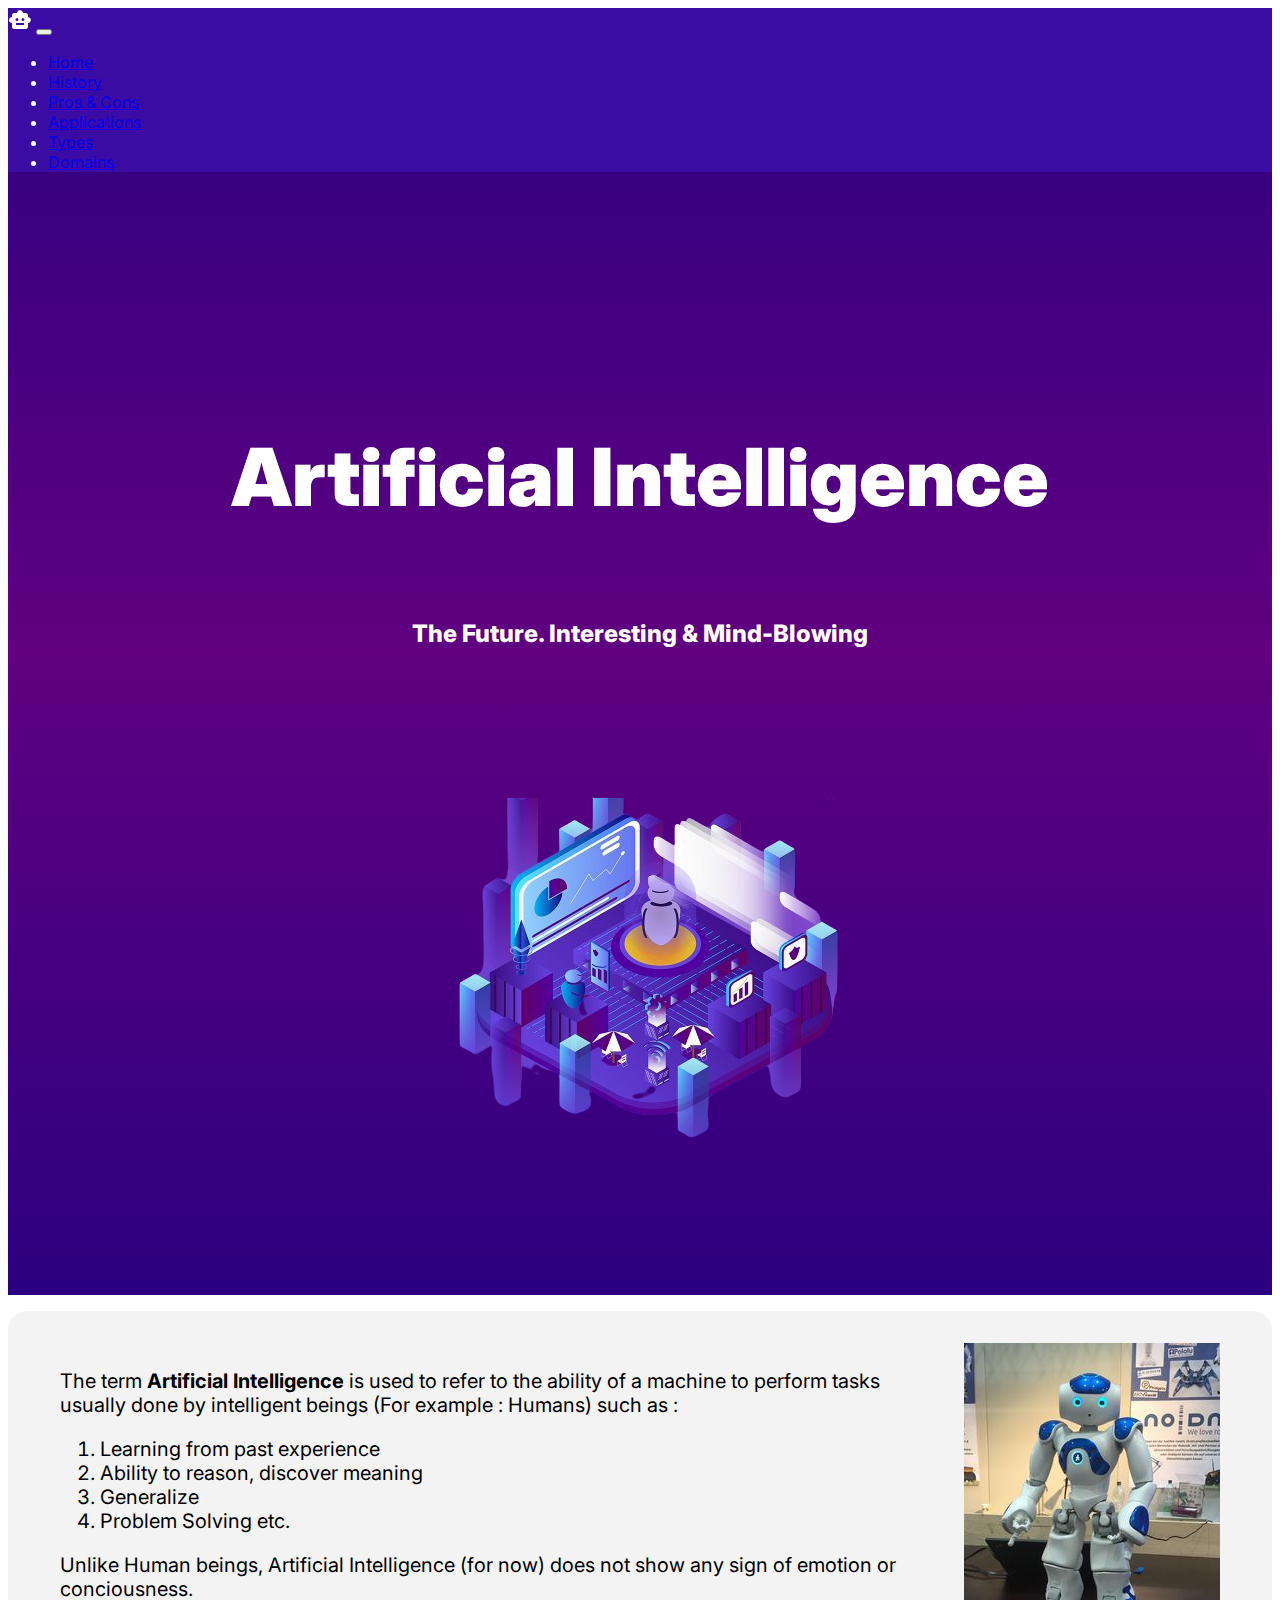
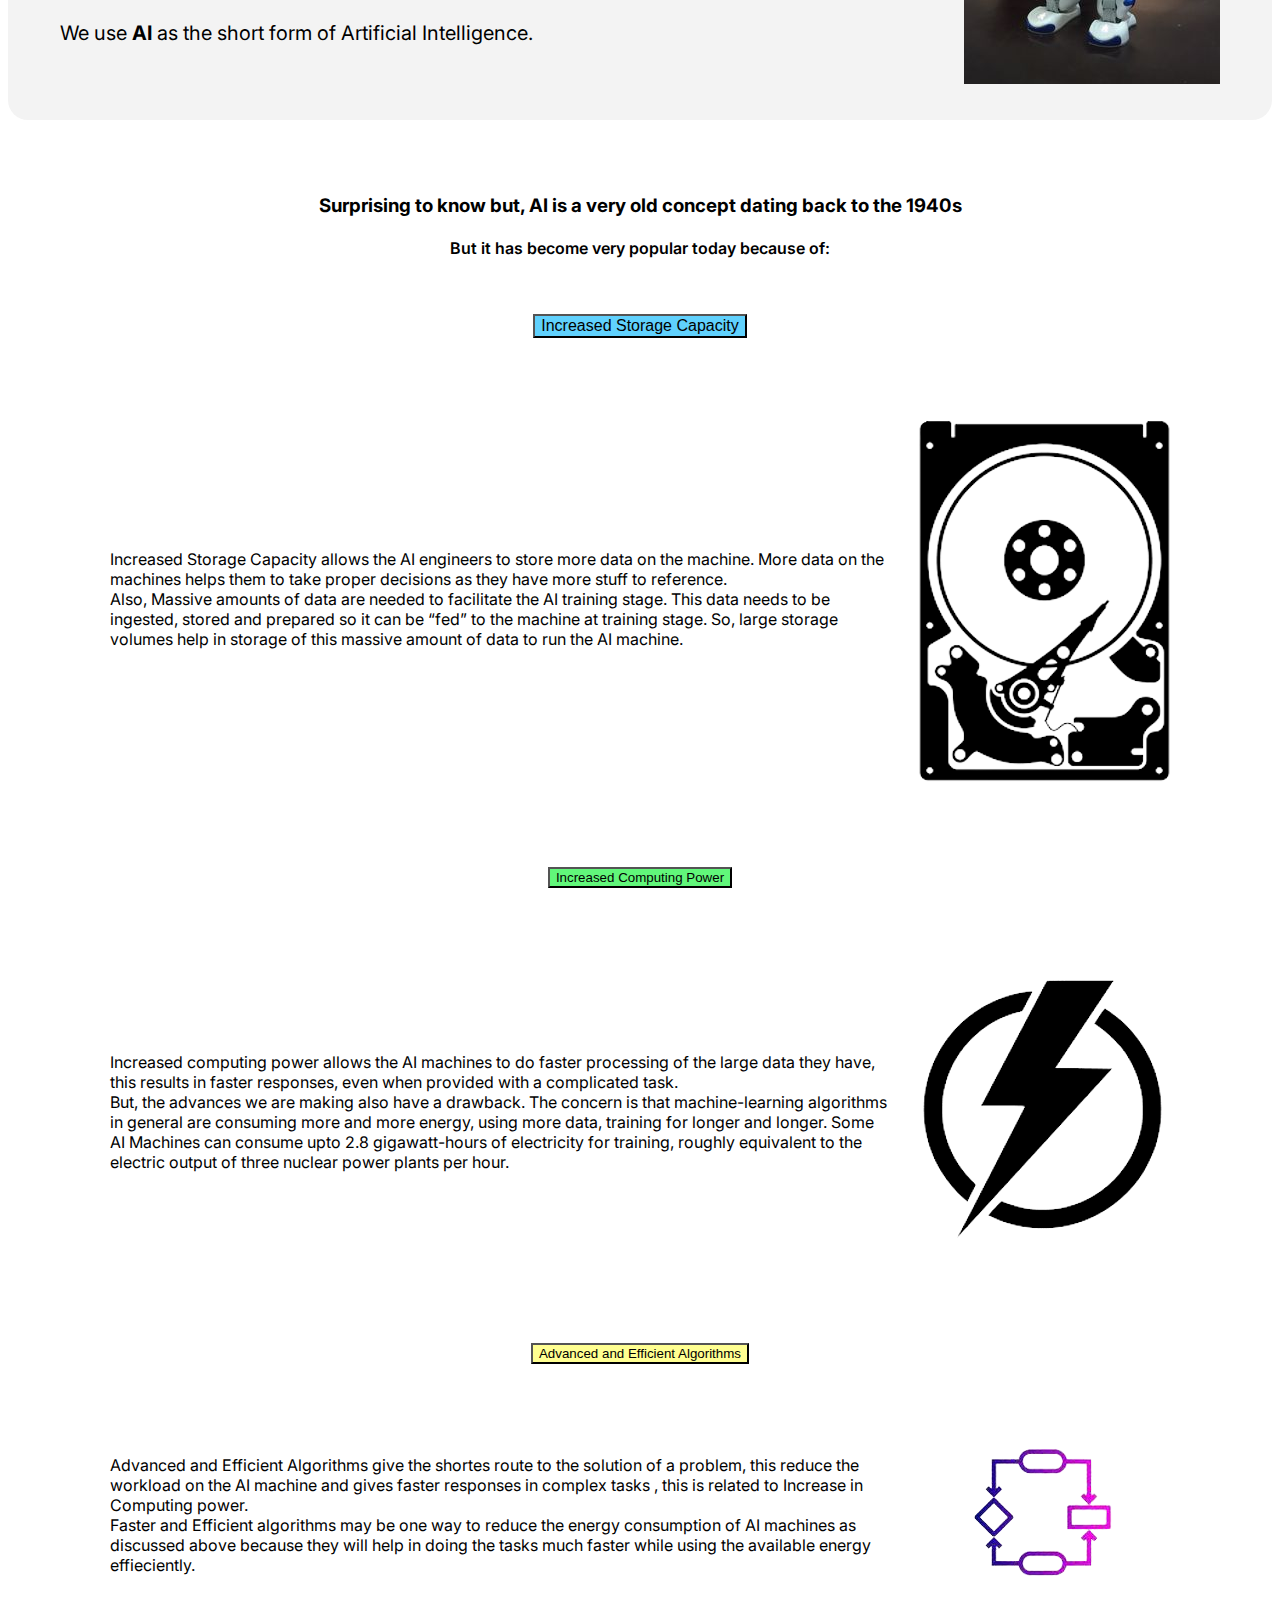
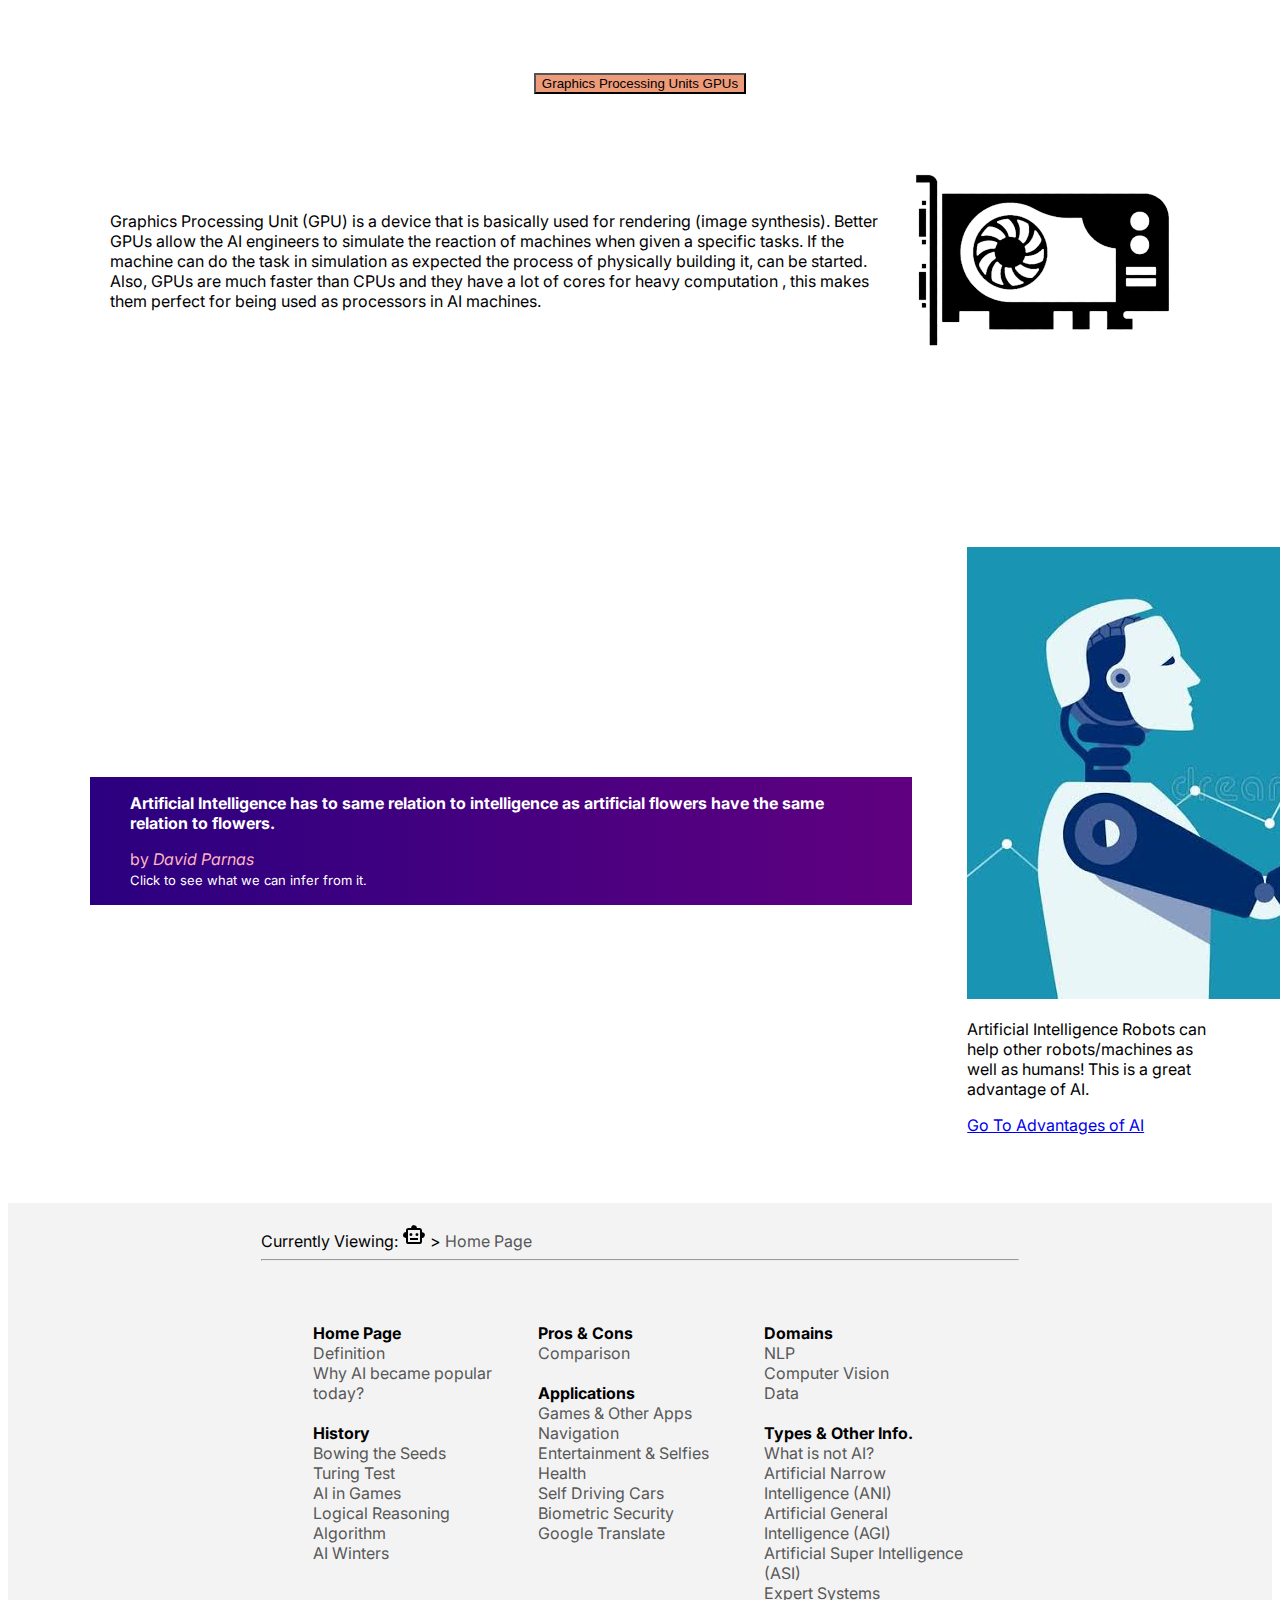
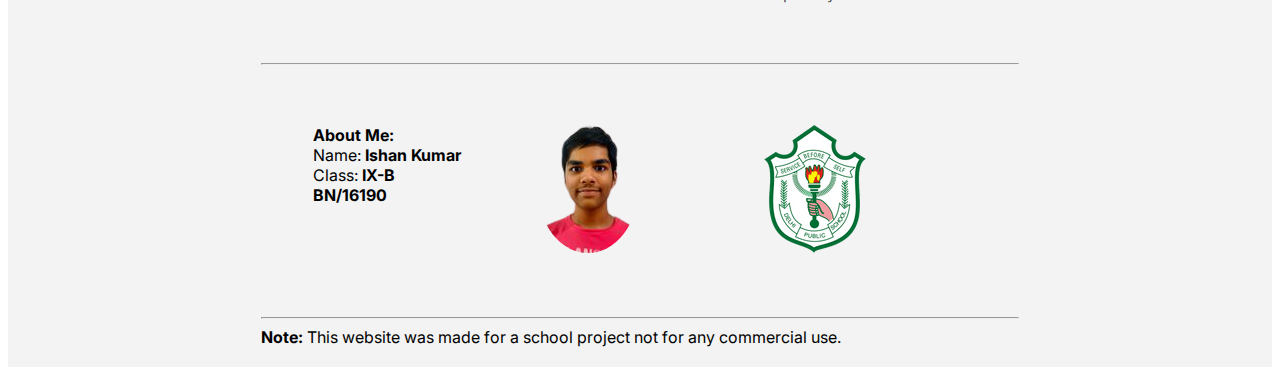
<file: index.html>
<!DOCTYPE html>
<html>
  <head>
    <!-- CSS only -->
  <link href="https://cdn.jsdelivr.net/npm/bootstrap@5.0.1/dist/css/bootstrap.min.css" rel="stylesheet" integrity="sha384-+0n0xVW2eSR5OomGNYDnhzAbDsOXxcvSN1TPprVMTNDbiYZCxYbOOl7+AMvyTG2x" crossorigin="anonymous">

  <link rel="preconnect" href="https://fonts.gstatic.com">
  <link href="https://fonts.googleapis.com/css2?family=Inter&display=swap" rel="stylesheet">

    <meta charset="utf-8">
    <meta name="viewport" content="width=device-width, initial-scale=1" >
    <title>Artificial Intelligence</title>
    <link href="/CSS/style.css" rel="stylesheet"/>
    <link rel="stylesheet" href="/CSS/index.css">
    <link rel="icon" href="/Pictures/Logos/Icon.png">
  </head>
  
  <body>
    <div id="background">
      <!--Navigation Bar-->
      <nav class="navbar navbar-expand-lg navbar-dark fixed-top" style="background-color: #3A0CA3">
        <div class="container-fluid">
          <a class="navbar-brand" href="#"><b><img src="/Pictures/Logos/Robot-Logo.png"></b></a>
          <button class="navbar-toggler" type="button" data-bs-toggle="collapse" data-bs-target="#navbarSupportedContent" aria-controls="navbarSupportedContent" aria-expanded="false" aria-label="Toggle navigation">
            <span class="navbar-toggler-icon"></span>
          </button>
          <div class="collapse navbar-collapse" id="navbarSupportedContent">
            <ul class="navbar-nav me-auto mb-2 mb-lg-0">
              <li class="nav-item">
                <a class="nav-link active ms-auto" aria-current="page" href="/index.html">Home</a>
              </li>
              <li class="nav-item">
                <a class="nav-link" href="/History.html">History</a>
              </li>
              <li class="nav-item">
                <a class="nav-link" href="/Advantages-Disadvantages.html">Pros & Cons</a>
              </li>
              <li class="nav-item">
                <a class="nav-link" href="/Applications.html">Applications</a>
              </li>
              <li class="nav-item">
                <a class="nav-link" href="/Types.html">Types</a>
              </li>
              <li class="nav-item">
                <a class="nav-link" href="/Domains.html">Domains</a>
              </li>              
            </ul>
          </div>
        </div>
      </nav>

      <!-- Page Content -->
      <p class="container-fluid text">
          <br>
          <br>
          <h1 id="main-heading" style="margin-top: 200px; text-align: center;">Artificial Intelligence</h1><br>
          <p>
            <p>
              <h2 style="margin-bottom: 150px ; text-align: center;">
                The Future. Interesting & Mind-Blowing
              </h2>
            </p>
            <p align="center" id="definition">
                <img style="margin-bottom: 150px;" id="starter" src="Pictures/Main-Page/AI-background.jpg">
            </p>
    </div>
          <table class="inBox">
              <tr>
                  <td>
                      
                      <div style="font-size: 20px;">
                          The term <b>Artificial Intelligence</b> is used to refer to the ability of a machine to perform tasks usually 
                          done by intelligent beings (For example : Humans) such as : 
                          <ol>
                          <li>Learning from past experience</li> 
                          <li>Ability to reason, discover meaning</li>
                          <li>Generalize</li>
                          <li>Problem Solving etc.</li> 
                          </ol>
                          <p>
                            Unlike Human beings, Artificial Intelligence (for now) does not show any sign of emotion or conciousness.
                          </p>
                          We use <b>AI</b> as the short form of Artificial Intelligence. <br>
                      </div>
                      </p>
                  </td>
                  <td>
                    <img src="/Pictures/Main-Page/Robot-Image.jpg" class="img-thumbnail" id="popularity">
                  </td>
              </tr>
          </table>  
        
        <!-- Why it became popular in present times -->
        <p>
          <div>
              <br>
              <br>
          <h3> Surprising to know but, AI is a very old concept dating back to the 1940s</h3>
          <h4>But it has become very popular today because of:</h4>
          <p>
              
              <div class="accordion" id="accordionExample">
                  <div class="accordion-item">
                      <h2 class="accordion-header" id="headingOne">
                      <button class="accordion-button collapsed accordion-button-blue btn-primary" type="button" data-bs-toggle="collapse" data-bs-target="#collapseOne" aria-expanded="false" aria-controls="collapseOne">
                          Increased Storage Capacity
                      </button>
                      </h2>
                      <div id="collapseOne" class="accordion-collapse collapse" aria-labelledby="headingOne" data-bs-parent="#accordionExample">
                      <div class="accordion-body blue-bg">
                          <table>
                              <tr>
                                  <td>
                                  Increased Storage Capacity allows the AI engineers to store more data on the machine. More data on the 
                                  machines helps them to take proper decisions as they have more stuff to reference.<br>
                                  Also, Massive amounts of data are needed to facilitate the AI training stage. This data needs to be ingested, 
                                  stored and prepared so it can be “fed” to the machine at training stage. So, large storage volumes help in 
                                  storage of this massive amount of data to run the AI machine.
                                  </td>
                                  <td>
                                  <img class="img-thumbnail" src="/Pictures/Main-Page/Storage.png">
                                  </td>
                              </tr>
                          </table>
                      </div>
                      </div>
                  </div>
                  <div class="accordion-item">
                      <h2 class="accordion-header" id="headingTwo">
                      <button class="accordion-button accordion-button-green collapsed btn-success" type="button" data-bs-toggle="collapse" data-bs-target="#collapseTwo" aria-expanded="false" aria-controls="collapseTwo">
                          Increased Computing Power
                      </button>
                      </h2>
                      <div id="collapseTwo" class="accordion-collapse collapse" aria-labelledby="headingTwo" data-bs-parent="#accordionExample">
                      <div class="accordion-body green-bg">
                          <table>
                              <tr>
                                  <td>
                                      Increased computing power allows the AI machines to do faster processing of the large data they 
                                      have, this results in faster responses, even when provided with a complicated task.<br>
                                      But, the advances we are making also have a drawback.
                                      The concern is that machine-learning algorithms in general are consuming more and more energy, 
                                      using more data, training for longer and longer. Some AI Machines can consume upto 2.8 gigawatt-hours 
                                      of  electricity for training, roughly equivalent to the electric output of three nuclear power plants
                                      per hour.
                                  </td>
                                  <td>
                                      <img class="img-thumbnail" src="/Pictures/Main-Page/Power-Logo.png">
                                  </td>
                              </tr>
                          </table>
                      </div>
                      </div>
                  </div>
                  <div class="accordion-item">
                      <h2 class="accordion-header" id="headingThree">
                      <button class="accordion-button collapsed accordion-button-yellow btn-warning" type="button" data-bs-toggle="collapse" data-bs-target="#collapseThree" aria-expanded="false" aria-controls="collapseThree">
                          Advanced and Efficient Algorithms
                      </button>
                      </h2>
                      <div id="collapseThree" class="accordion-collapse collapse" aria-labelledby="headingThree" data-bs-parent="#accordionExample">
                      <div class="accordion-body yellow-bg">
                          <table>
                              <tr>
                                  <td>
                                      Advanced and Efficient Algorithms give the shortes route to the solution of a problem, this reduce the workload on the 
                                      AI machine and gives faster responses in complex tasks , this is related to Increase in Computing power. <br>
                                      Faster and Efficient algorithms may be one way to reduce the energy consumption of AI machines as discussed above because they will help
                                      in doing the tasks much faster while using the available energy effieciently.
                                  </td>
                                  <td>
                                      <img class="img-thumbnail" src="/Pictures/Main-Page/Algorithms.jpg">
                                  </td>
                              </tr>
                          </table>
                      </div>
                      </div>
                  </div>
                  <div class="accordion-item">
                      <h2 class="accordion-header" id="headingFour">
                          <button class="accordion-button collapsed btn-danger accordion-button-red" type="button" data-bs-toggle="collapse" data-bs-target="#collapseFour" aria-expanded="false" aria-controls="collapseFour">
                          Graphics Processing Units GPUs
                          </button>
                      </h2>
                      <div id="collapseFour" class="accordion-collapse collapse" aria-labelledby="headingFour" data-bs-parent="#accordionExample">
                          <div class="accordion-body red-bg">
                          <table>
                              <tr>
                                  <td>
                                      Graphics Processing Unit (GPU) is a device that is basically used for rendering (image synthesis). Better GPUs 
                                      allow the AI engineers to simulate the reaction of machines when given a specific tasks. If the machine can do the 
                                      task in simulation as expected the process of physically building it, can be started.
                                      Also, GPUs are much faster than CPUs and they have a lot of cores for heavy computation , this makes them perfect for being used as 
                                      processors in AI machines.
                                  </td>
                                  <td>
                                      <img class="img-thumbnail" src="Pictures/Main-Page/GPU.png">
                                  </td>
                              </tr>
                          </table>
                          </div>
                      </div>
                      </div>
              </div>
          </p>
          <br>
        </p>
      </div>
      <p>
        <div>
        <table>
            <tr>
            <td>
                <div class="card popup" onclick="myFunction()" style="margin-left: 30px;">
                    <div class="card-body">
                      <blockquote class="blockquote mb-0">
                        <p><b>Artificial Intelligence has to same relation to intelligence as artificial flowers have the same relation to flowers.</b></p>
                        <footer style="color: lightpink" class="blockquote-footer">by <cite title="Source Title">David Parnas</cite></footer>
                        <font size="2">Click to see what we can infer from it.</font>
                      </blockquote>
                    </div>
                    <span class="popuptext" id="myPopup">
                        This means that we can call Artificial Intelligence as our own intelligence because without human intelligence artificial intelligence cannot exist!
                      </span>
                  </div>
            </td>
            <td>
                <div class="card" style="width: 16rem; margin-left: 20%; margin-right:60px">
                  <img src="/Pictures/Main-Page/AI-Helping-Humans.jpeg" class="card-img-top" alt="...">
                  <div class="card-body">
                      <p class="card-text">Artificial Intelligence Robots can help other robots/machines as well as humans! This is a great 
                          advantage of AI. </p>
                      <a href="/Advantages-Disadvantages.html" class="btn btn-primary">Go To Advantages of AI</a>
                  </div>
                </div>
            </td>
            </tr>
        </table>
        </div>
      </p>
      </p>
    
      <footer id="page-end">
        <div id="content">
          <table>
            <tr>
              <div>
                Currently Viewing: <img src="/Pictures/Logos/black-robot-icon.png" alt="Artificial Intelligence">   >   <a href="/index.html">Home Page</a>
              </div>
              </tr>
            <hr class="solid">
            <tr style="margin-top: 30px;">
              <td>
                <strong>Home Page</strong><br>
                <a href="/index.html#definition">Definition</a><br>
                <a href="/index.html#popularity">Why AI became popular today?</a><br>
                <br>
                <strong>History</strong><br>
                <a href="/History.html#bowing">Bowing the Seeds</a><br>
                <a href="/History.html#test">Turing Test</a><br>
                <a href="/History.html#games">AI in Games</a><br>
                <a href="/History.html#algLR">Logical Reasoning Algorithm</a><br>
                <a href="/History.html#aiWinter">AI Winters</a>
              </td>
              <td>
                <strong>Pros & Cons</strong><br>
                <a href="/Advantages-Disadvantages.html#comparison">Comparison</a><br>
                <br>
                <strong>Applications</strong><br>
                <a href="/Applications.html#gamesAapps">Games & Other Apps</a><br>
                <a href="/Applications.html#navigation">Navigation</a><br>
                <a href="/Applications.html#enterAself">Entertainment & Selfies</a><br>
                <a href="/Applications.html#health">Health</a><br>
                <a href="/Applications.html#health">Self Driving Cars</a><br>
                <a href="/Applications.html#security">Biometric Security</a><br>
                <a href="/Applications.html#security">Google Translate</a>
              </td>
              <td>
                <strong>Domains</strong><br>
                <a href="/Domains.html">NLP</a><br>
                <a href="/Domains.html">Computer Vision</a><br>
                <a href="/Domains.html">Data</a><br>
                <br>
                <strong>Types & Other Info.</strong><br>
                <a href="/Types.html">What is not AI?</a><br>
                <a href="/Types.html#types">Artificial Narrow Intelligence (ANI)</a><br>
                <a href="/Types.html#types">Artificial General Intelligence (AGI)</a><br>
                <a href="/Types.html#types">Artificial Super Intelligence (ASI)</a><br>
                <a href="/Types.html#expertSystem">Expert Systems</a>
              </td>
            </tr>
          </table>
          <hr class="solid">
          <table>
            <tr>
              <td>
                <strong> About Me: </strong><br>
                Name: <strong>Ishan Kumar</strong><br>
                Class: <strong>IX-B</strong><br>
                <strong>BN/16190</strong>
              </td>
              <td>
                <img src="/Pictures/My-Picture.jpg" style="border-radius: 50%;">
              </td>
              <td>
                <img src="/Pictures/dps-logo.png" alt="">
              </td>
            </tr>
          </table>
          <hr class="solid">
          <strong>Note:</strong> This website was made for a school project not for any commercial use.
        </div>
      </footer>
    
    
    <script src="script.js"></script>
    
    <!-- JavaScript Bundle with Popper -->
    <script src="https://cdn.jsdelivr.net/npm/bootstrap@5.0.1/dist/js/bootstrap.bundle.min.js" integrity="sha384-gtEjrD/SeCtmISkJkNUaaKMoLD0//ElJ19smozuHV6z3Iehds+3Ulb9Bn9Plx0x4" crossorigin="anonymous"></script>
      <script src="https://code.jquery.com/jquery-3.4.1.slim.min.js" integrity="sha384-J6qa4849blE2+poT4WnyKhv5vZF5SrPo0iEjwBvKU7imGFAV0wwj1yYfoRSJoZ+n" crossorigin="anonymous"></script>
  <script src="https://cdn.jsdelivr.net/npm/popper.js@1.16.0/dist/umd/popper.min.js" integrity="sha384-Q6E9RHvbIyZFJoft+2mJbHaEWldlvI9IOYy5n3zV9zzTtmI3UksdQRVvoxMfooAo" crossorigin="anonymous"></script>
  <script src="https://stackpath.bootstrapcdn.com/bootstrap/4.4.1/js/bootstrap.min.js" integrity="sha384-wfSDF2E50Y2D1uUdj0O3uMBJnjuUD4Ih7YwaYd1iqfktj0Uod8GCExl3Og8ifwB6" crossorigin="anonymous"></script>
  </body>
</html>
</file>
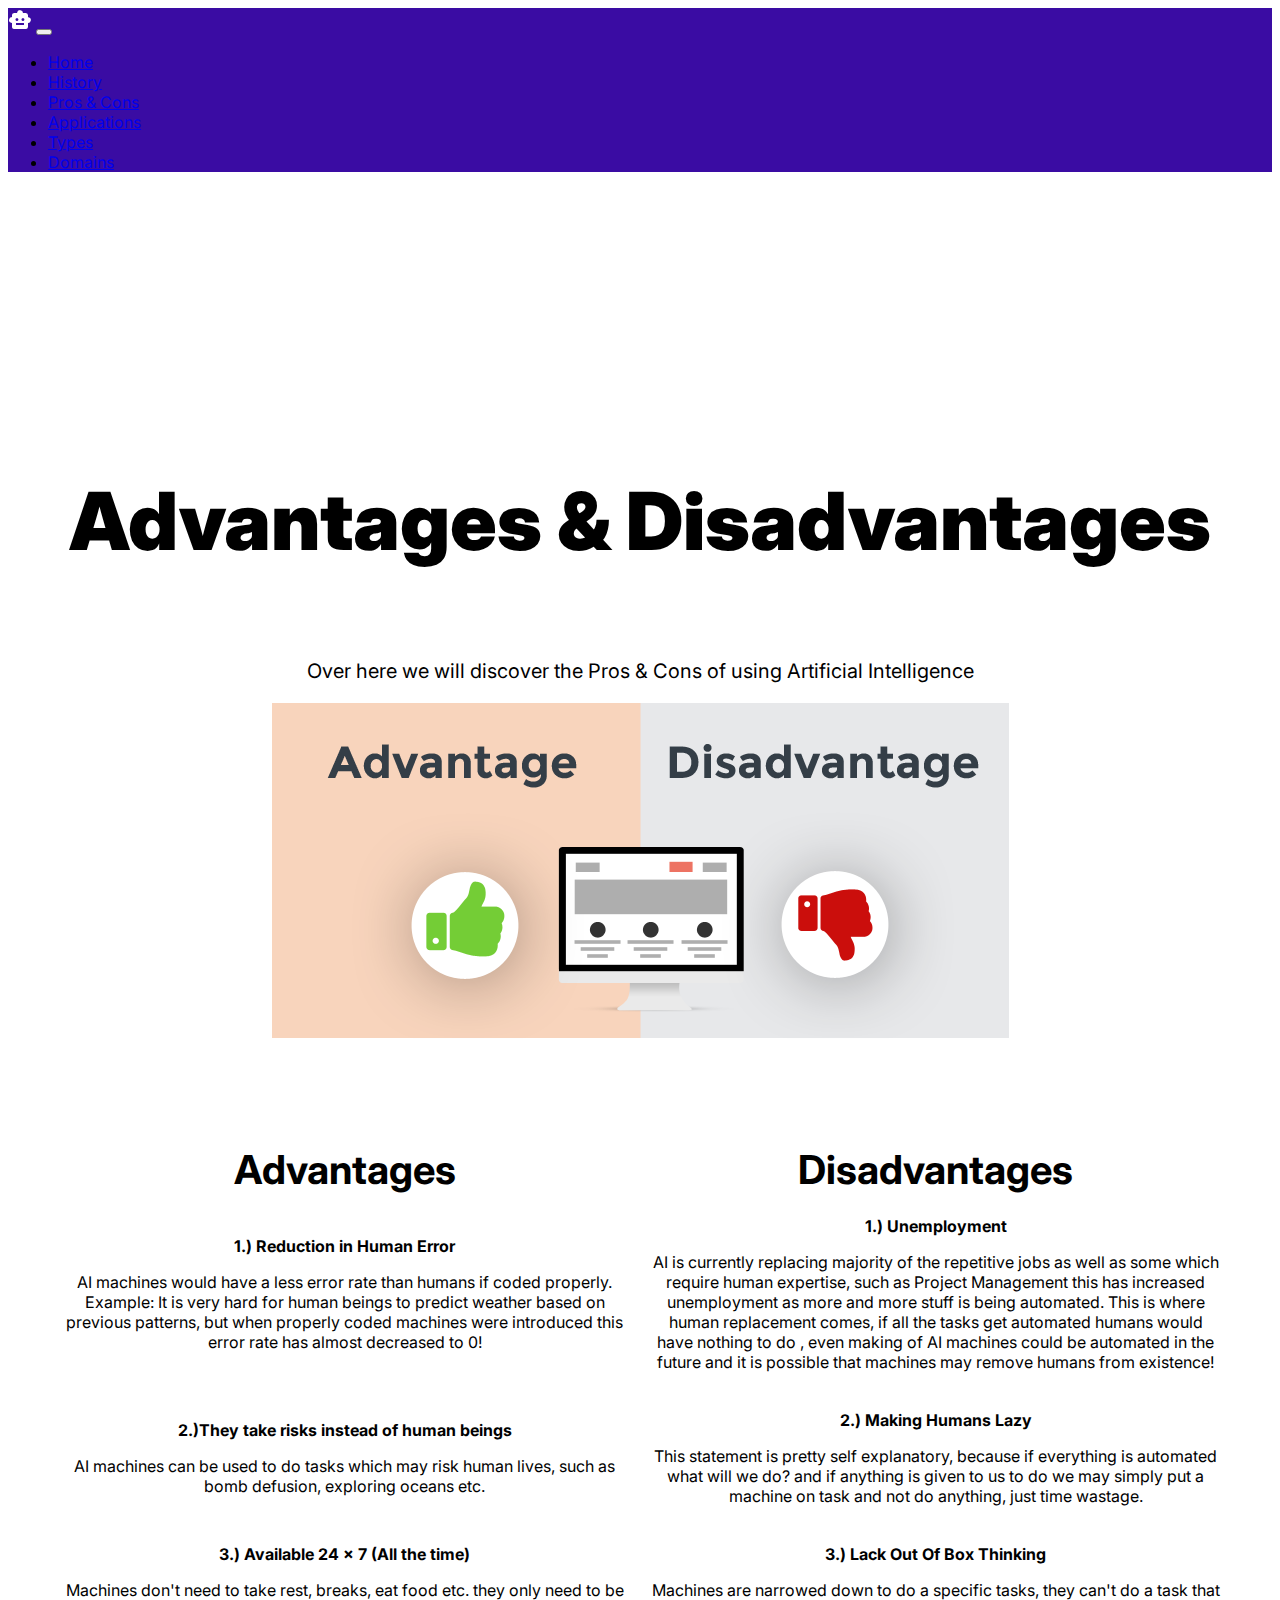
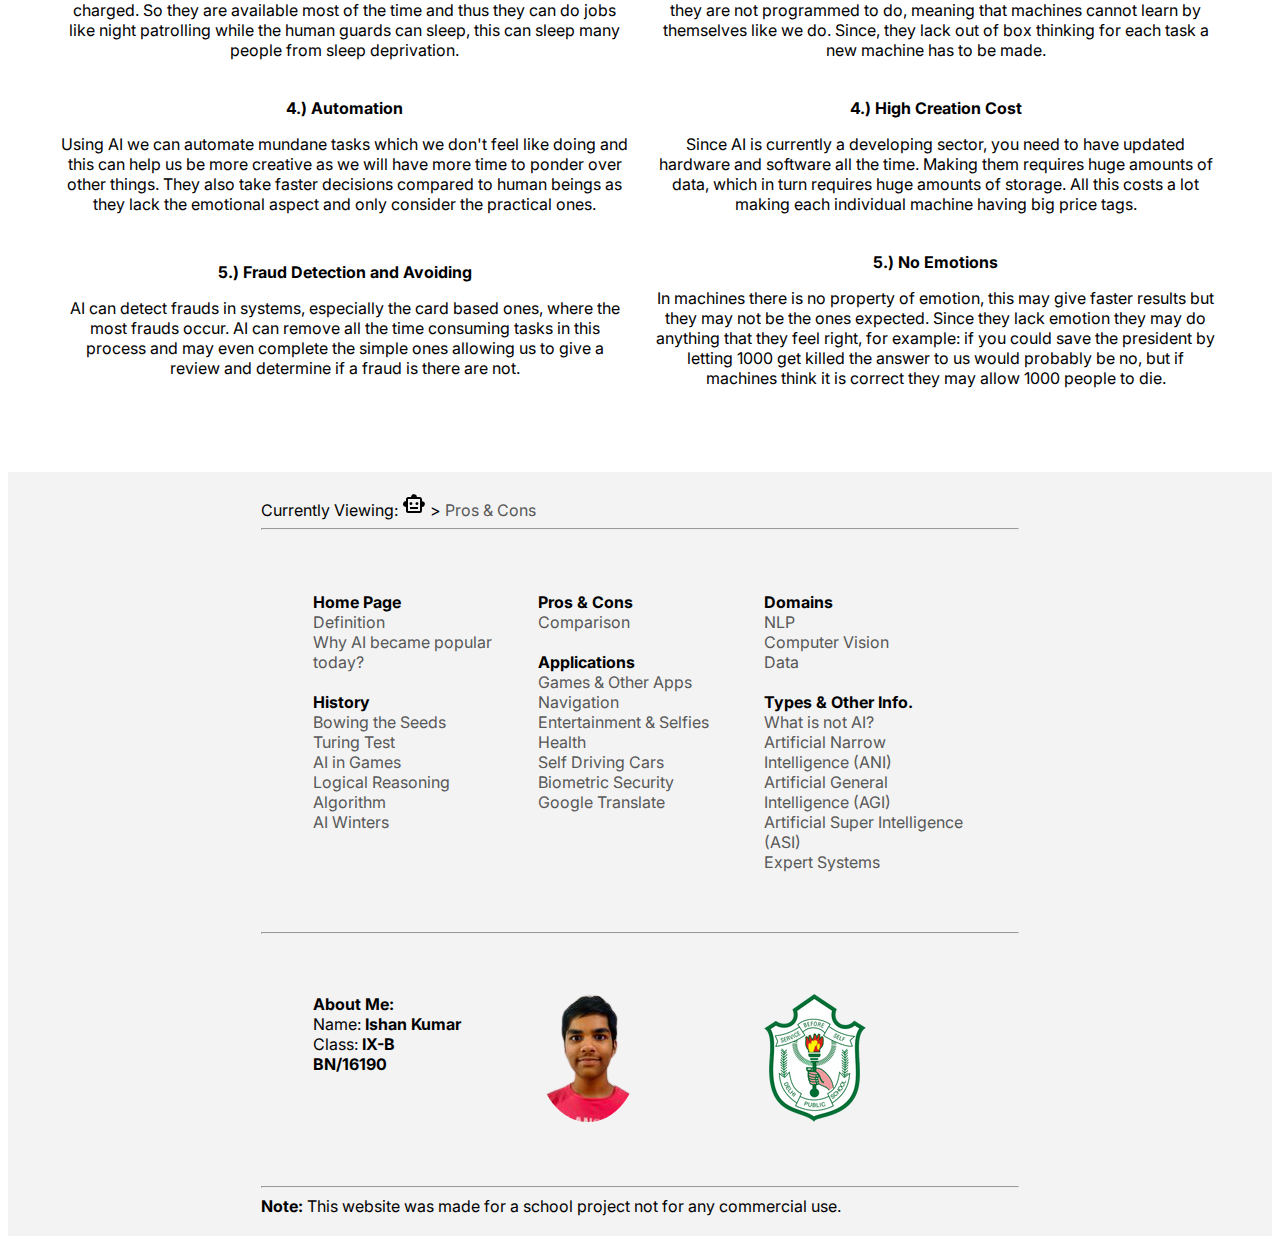
<file: Advantages-Disadvantages.html>
<!DOCTYPE html>
<html lang="en">
<head>
    <!-- CSS only -->
    <link href="https://cdn.jsdelivr.net/npm/bootstrap@5.0.1/dist/css/bootstrap.min.css" rel="stylesheet" integrity="sha384-+0n0xVW2eSR5OomGNYDnhzAbDsOXxcvSN1TPprVMTNDbiYZCxYbOOl7+AMvyTG2x" crossorigin="anonymous">

    <link rel="preconnect" href="https://fonts.gstatic.com">
    <link href="https://fonts.googleapis.com/css2?family=Inter&display=swap" rel="stylesheet">
  
      <meta charset="utf-8">
      <meta name="viewport" content="width=device-width, initial-scale=1" >
      <title>Artificial Intelligence</title>
      <link href="/CSS/style.css" rel="stylesheet"/>
      <link rel="stylesheet" href="/CSS/Advantages-Disadvantages.css">
      <link rel="icon" href="/Pictures/Logos/Icon.png">
</head>
<body>
    <div class="container-fluid">
        <!--Navigation Bar-->
        <nav class="navbar navbar-expand-lg navbar-dark fixed-top" style="background-color: #3A0CA3">
            <div class="container-fluid">
              <a class="navbar-brand" href="#"><b><img src="/Pictures/Logos/Robot-Logo.png" alt=""></b></a>
              <button class="navbar-toggler" type="button" data-bs-toggle="collapse" data-bs-target="#navbarSupportedContent" aria-controls="navbarSupportedContent" aria-expanded="false" aria-label="Toggle navigation">
                <span class="navbar-toggler-icon"></span>
              </button>
              <div class="collapse navbar-collapse" id="navbarSupportedContent">
                <ul class="navbar-nav me-auto mb-2 mb-lg-0">
                  <li class="nav-item">
                    <a class="nav-link active ms-auto" aria-current="page" href="/index.html">Home</a>
                  </li>
                  <li class="nav-item">
                    <a class="nav-link" href="/History.html">History</a>
                  </li>
                  <li class="nav-item">
                    <a class="nav-link" href="/Advantages-Disadvantages.html">Pros & Cons</a>
                  </li>
                  <li class="nav-item">
                    <a class="nav-link" href="/Applications.html">Applications</a>
                  </li>
                  <li class="nav-item">
                    <a class="nav-link" href="/Types.html">Types</a>
                  </li>
                    <li class="nav-item">
                  <a class="nav-link" href="/Domains.html">Domains</a>
                </li>
                </ul>
              </div>
            </div>
        </nav>
        <div class="container-fluid text">
              <div style="text-align: center;"><h1 id="main-heading" style="margin-top: 300px; margin-bottom: 50px;">Advantages & Disadvantages</h1></div><br>
            <p style="font-size: 20px; font-weight: 400; text-align: center;">
              Over here we will discover the Pros & Cons of using Artificial Intelligence
            </p>
            <p align="center" id="comparison">
              <img class="img-thumbnail" src="/Pictures/Pros-Cons/adv-disadv.png">
            </p>
            <p>
              <table id="center">
                <tr>
                  <td id="table-heading">
                    Advantages
                  </td>
                  <td id="table-heading">
                    Disadvantages
                  </td>
                </tr>
                <tr>
                  <td>
                    <b>1.) Reduction in Human Error </b>
                    <p>
                      AI machines would have a less error rate than humans if coded properly.
                      <br>
                      Example: It is very hard for human beings to predict weather based on previous patterns, but when properly coded
                      machines were introduced this error rate has almost decreased to 0!
                    </p>
                  </td>
                  <td>
                    <b>1.) Unemployment</b>
                    <p>
                      AI is currently replacing majority of the repetitive jobs as well as some which require human expertise, such as Project Management
                      this has increased unemployment as more and more stuff is being automated. This is where human replacement comes,
                      if all the tasks get automated humans would have nothing to do , even making of AI machines could be automated in the future
                      and it is possible that machines may remove humans from existence!
                    </p>
                  </td>
                </tr>
                <tr>
                  <td>
                    <b>2.)They take risks instead of human beings</b>
                    <p>AI machines can be used to do tasks which may risk human lives, such as bomb defusion, exploring oceans etc.</p>
                  </td>
                  <td>
                    <b>2.) Making Humans Lazy</b>
                    <p>
                      This statement is pretty self explanatory, because if everything is automated what will we do? and if anything is given
                      to us to do we may simply put a machine on task and not do anything, just time wastage.
                    </p>
                  </td>
                </tr>
                <tr>
                  <td>
                    <b>3.) Available 24 x 7 (All the time)</b>
                    <p>
                      Machines don't need to take rest, breaks, eat food etc. they only need to be charged. So they are available most of the time
                      and thus they can do jobs like night patrolling while the human guards can sleep, this can sleep many people from sleep
                      deprivation.
                    </p>
                  </td>
                  <td>
                    <b>3.) Lack Out Of Box Thinking</b>
                    <p>
                      Machines are narrowed down to do a specific tasks, they can't do a task that they are not programmed to do, meaning that
                      machines cannot learn by themselves like we do. Since, they lack out of box thinking for each task a new machine has to be made.
                    </p>
                  </td>
                </tr>
                <tr>
                  <td>
                    <b>4.) Automation</b>
                    <p>
                      Using AI we can automate mundane tasks which we don't feel like doing and this can help us be more creative
                      as we will have more time to ponder over other things. They also take faster decisions compared to human beings as they
                      lack the emotional aspect and only consider the practical ones.
                    </p>
                  </td>
                  <td>
                    <b>4.) High Creation Cost</b>
                      <p>
                        Since AI is currently a developing sector, you need to have updated hardware and software all the time.
                        Making them requires huge amounts of data, which in turn requires huge amounts of storage. All this costs
                        a lot making each individual machine having big price tags.
                      </p>
                  </td>
                </tr>
                <tr>
                  <td>
                    <b>5.) Fraud Detection and Avoiding</b>
                    <p>
                      AI can detect frauds in systems, especially the card based ones, where the most frauds occur.
                      AI can remove all the time consuming tasks in this process and may even complete the simple ones
                      allowing us to give a review and determine if a fraud is there are not. 
                    </p>
                  </td>
                  <td>
                    <b>5.) No Emotions</b>
                    <p>
                      In machines there is no property of emotion, this may give faster results but they may not be the ones expected.
                      Since they lack emotion they may do anything that they feel right, for example: if you could save the president by
                      letting 1000 get killed the answer to us would probably be no, but if machines think it is correct they may allow
                      1000 people to die.
                    </p>
                  </td>
                </tr>
              </table>
            </p>
        </div>
    </div>
    <footer id="page-end">
      <div id="content">
        <table>
          <tr>
            <div>
              Currently Viewing: <img src="/Pictures/Logos/black-robot-icon.png" alt="Artificial Intelligence">   >   <a href="/Advantages-Disadvantages.html">Pros & Cons</a>
            </div>
            </tr>
          <hr class="solid">
          <tr style="margin-top: 30px;">
            <td>
              <strong>Home Page</strong><br>
              <a href="/index.html#definition">Definition</a><br>
              <a href="/index.html#popularity">Why AI became popular today?</a><br>
              <br>
              <strong>History</strong><br>
              <a href="/History.html#bowing">Bowing the Seeds</a><br>
              <a href="/History.html#test">Turing Test</a><br>
              <a href="/History.html#games">AI in Games</a><br>
              <a href="/History.html#algLR">Logical Reasoning Algorithm</a><br>
              <a href="/History.html#aiWinter">AI Winters</a>
            </td>
            <td>
              <strong>Pros & Cons</strong><br>
              <a href="/Advantages-Disadvantages.html#comparison">Comparison</a><br>
              <br>
              <strong>Applications</strong><br>
              <a href="/Applications.html#gamesAapps">Games & Other Apps</a><br>
              <a href="/Applications.html#navigation">Navigation</a><br>
              <a href="/Applications.html#enterAself">Entertainment & Selfies</a><br>
              <a href="/Applications.html#health">Health</a><br>
              <a href="/Applications.html#health">Self Driving Cars</a><br>
              <a href="/Applications.html#security">Biometric Security</a><br>
              <a href="/Applications.html#security">Google Translate</a>
            </td>
            <td>
              <strong>Domains</strong><br>
              <a href="/Domains.html">NLP</a><br>
              <a href="/Domains.html">Computer Vision</a><br>
              <a href="/Domains.html">Data</a><br>
              <br>
              <strong>Types & Other Info.</strong><br>
              <a href="/Types.html">What is not AI?</a><br>
              <a href="/Types.html#types">Artificial Narrow Intelligence (ANI)</a><br>
              <a href="/Types.html#types">Artificial General Intelligence (AGI)</a><br>
              <a href="/Types.html#types">Artificial Super Intelligence (ASI)</a><br>
              <a href="/Types.html#expertSystem">Expert Systems</a>
            </td>
          </tr>
        </table>
        <hr class="solid">
        <table>
          <tr>
            <td>
              <strong> About Me: </strong><br>
              Name: <strong>Ishan Kumar</strong><br>
              Class: <strong>IX-B</strong><br>
              <strong>BN/16190</strong>
            </td>
            <td>
              <img src="/Pictures/My-Picture.jpg" style="border-radius: 50%;">
            </td>
            <td>
              <img src="/Pictures/dps-logo.png" alt="">
            </td>
          </tr>
        </table>
        <hr class="solid">
        <strong>Note:</strong> This website was made for a school project not for any commercial use.
      </div>
    </footer>
    <script src="/script.js"></script>
    
    <!-- JavaScript Bundle with Popper -->
    <script src="https://cdn.jsdelivr.net/npm/bootstrap@5.0.1/dist/js/bootstrap.bundle.min.js" integrity="sha384-gtEjrD/SeCtmISkJkNUaaKMoLD0//ElJ19smozuHV6z3Iehds+3Ulb9Bn9Plx0x4" crossorigin="anonymous"></script>
    <script src="https://code.jquery.com/jquery-3.4.1.slim.min.js" integrity="sha384-J6qa4849blE2+poT4WnyKhv5vZF5SrPo0iEjwBvKU7imGFAV0wwj1yYfoRSJoZ+n" crossorigin="anonymous"></script>
    <script src="https://cdn.jsdelivr.net/npm/popper.js@1.16.0/dist/umd/popper.min.js" integrity="sha384-Q6E9RHvbIyZFJoft+2mJbHaEWldlvI9IOYy5n3zV9zzTtmI3UksdQRVvoxMfooAo" crossorigin="anonymous"></script>
    <script src="https://stackpath.bootstrapcdn.com/bootstrap/4.4.1/js/bootstrap.min.js" integrity="sha384-wfSDF2E50Y2D1uUdj0O3uMBJnjuUD4Ih7YwaYd1iqfktj0Uod8GCExl3Og8ifwB6" crossorigin="anonymous"></script>
</body>
</html>
</file>
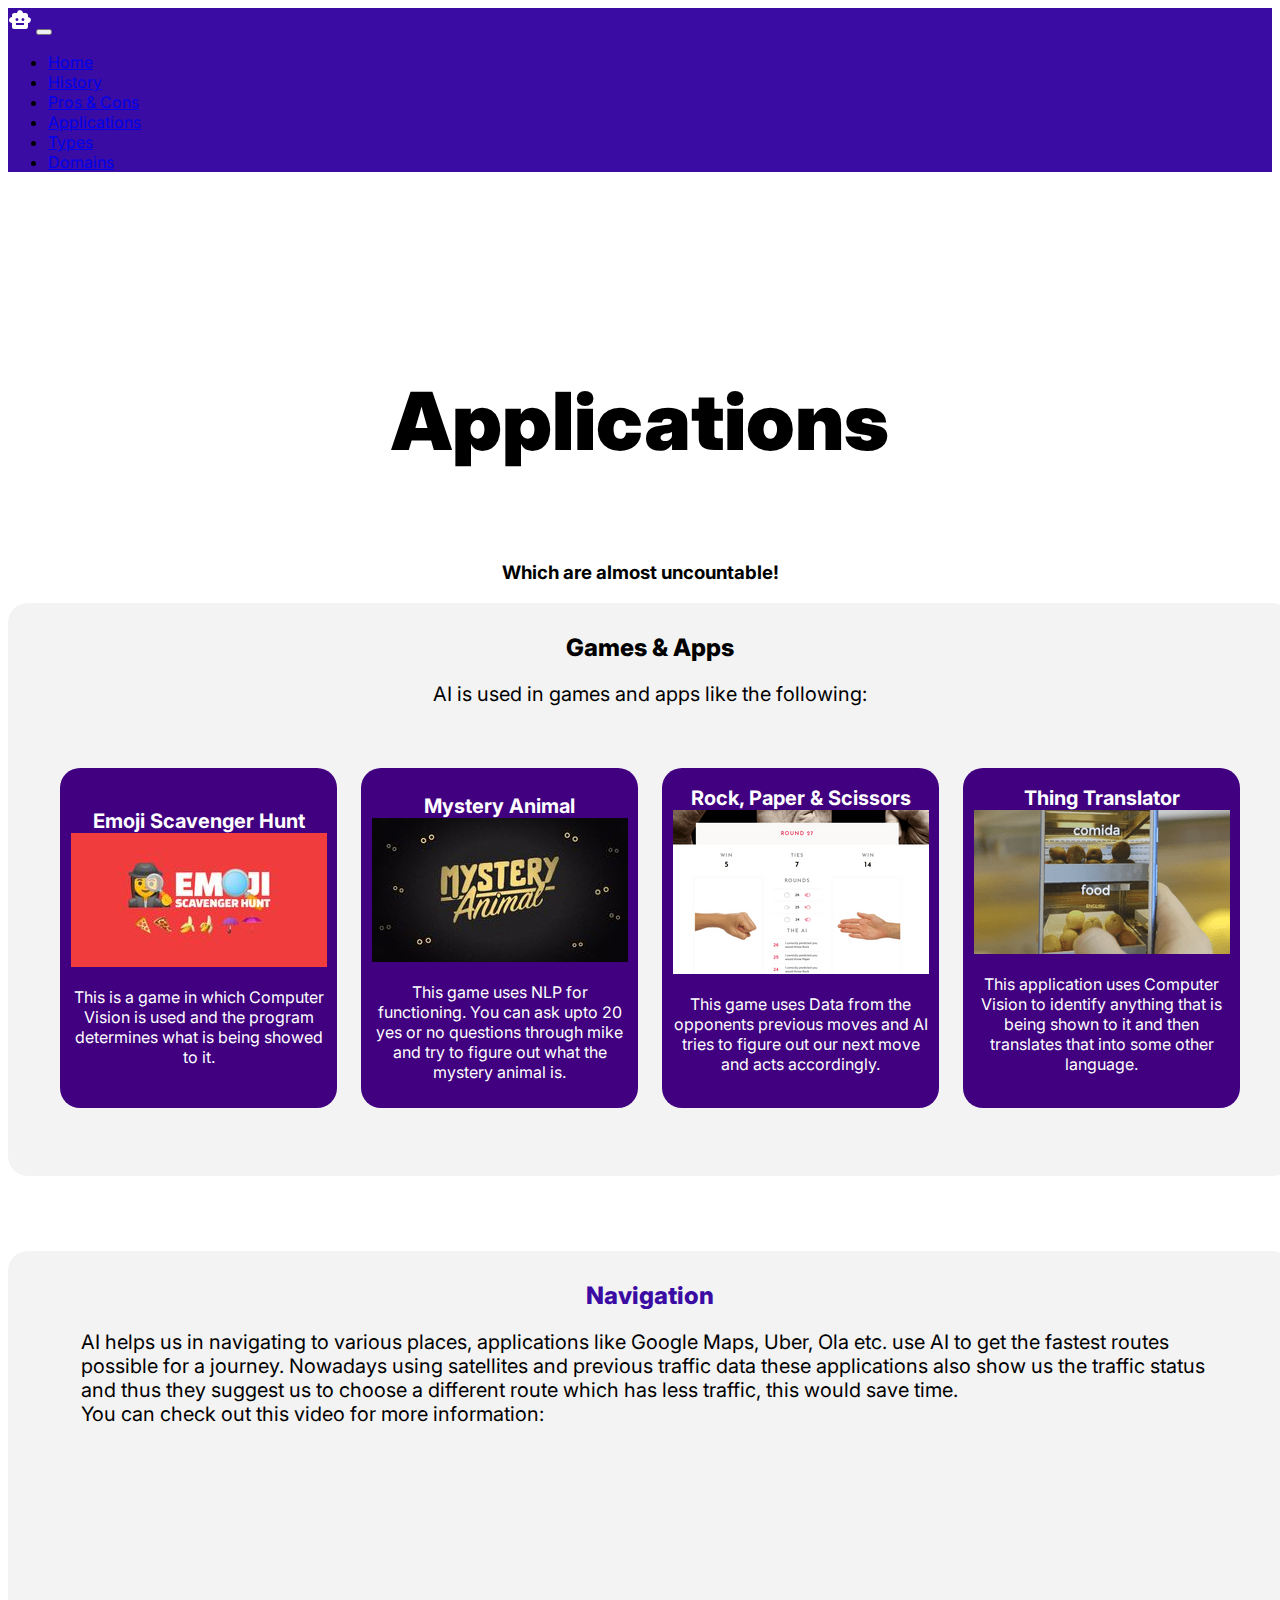
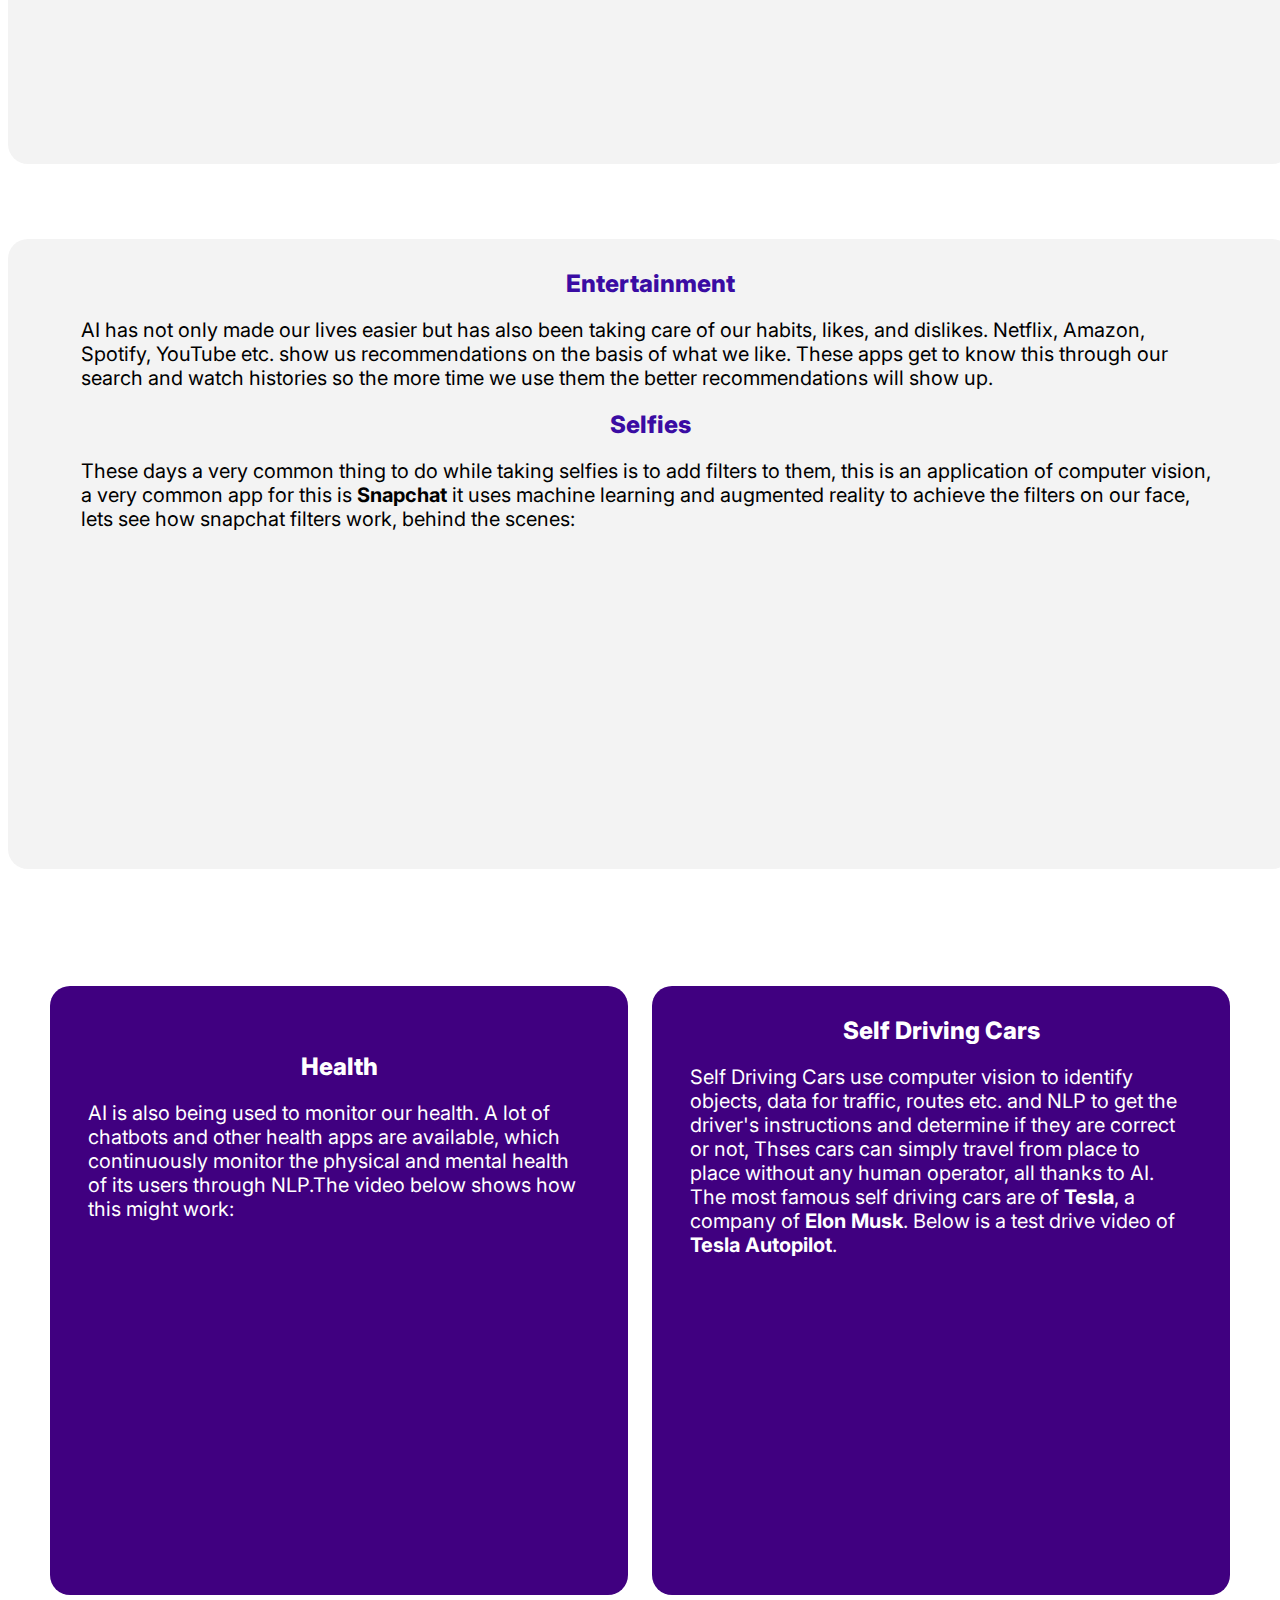
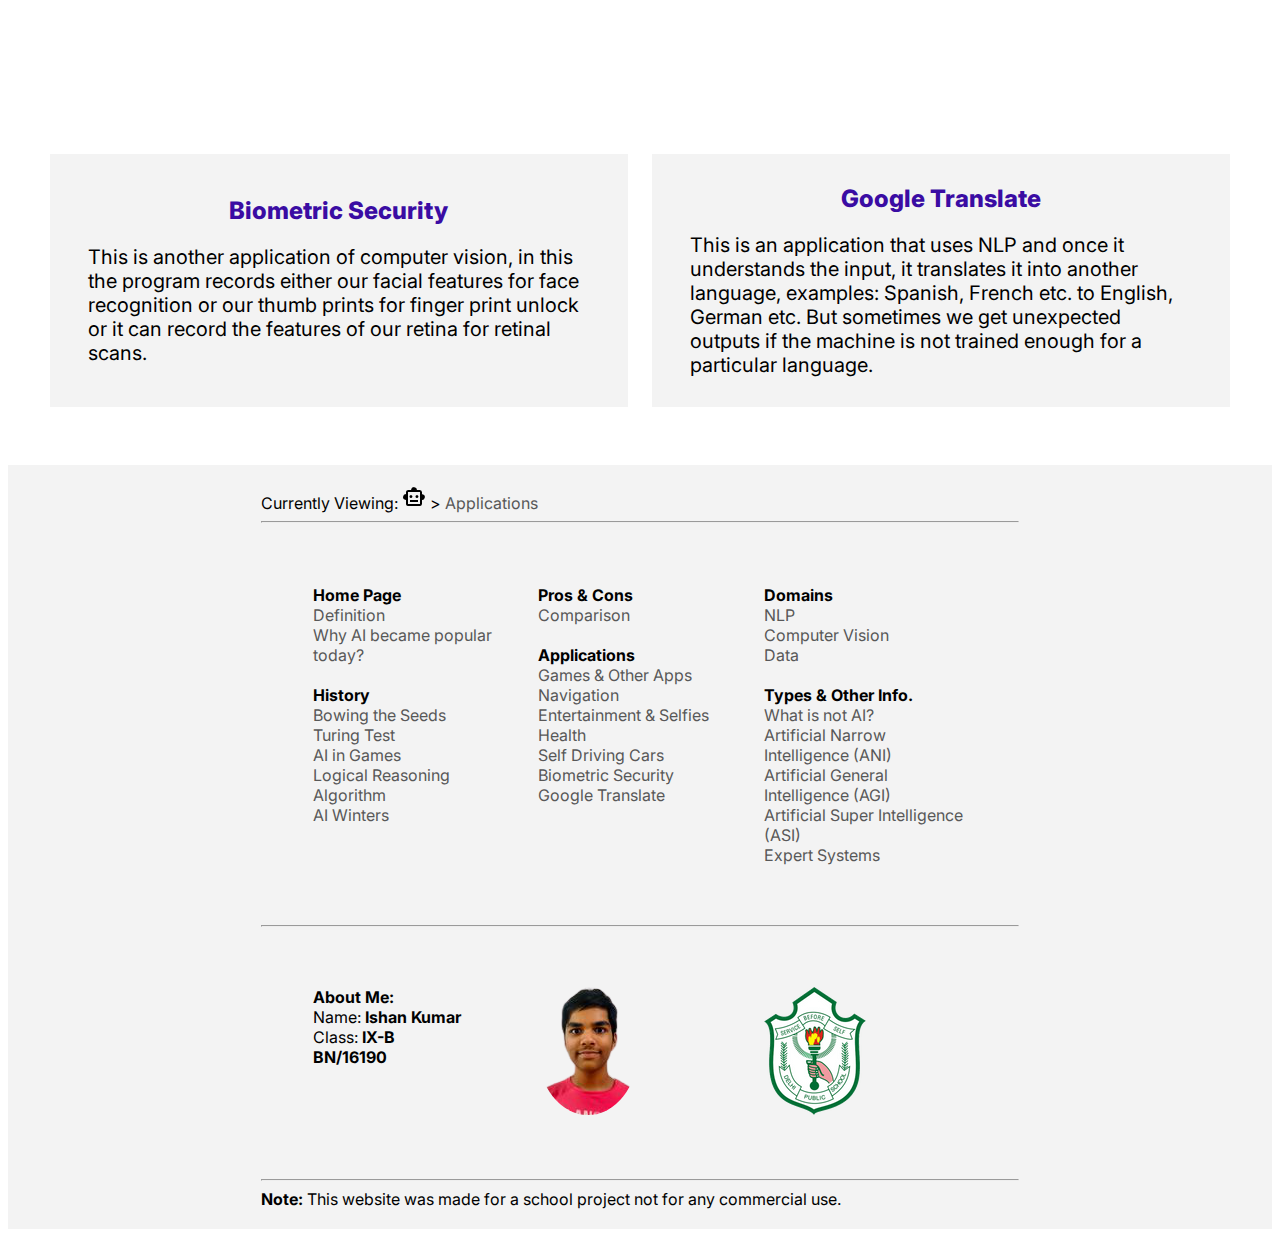
<file: Applications.html>
<!DOCTYPE html>
<html lang="en">
<head>
    <!-- CSS only -->
  <link href="https://cdn.jsdelivr.net/npm/bootstrap@5.0.1/dist/css/bootstrap.min.css" rel="stylesheet" integrity="sha384-+0n0xVW2eSR5OomGNYDnhzAbDsOXxcvSN1TPprVMTNDbiYZCxYbOOl7+AMvyTG2x" crossorigin="anonymous">

  <link rel="preconnect" href="https://fonts.gstatic.com">
  <link href="https://fonts.googleapis.com/css2?family=Inter&display=swap" rel="stylesheet">

    <meta charset="utf-8">
    <meta name="viewport" content="width=device-width, initial-scale=1" >
    <title>Artificial Intelligence</title>
    <link href="/CSS/style.css" rel="stylesheet"/>
    <link rel="stylesheet" href="/CSS/Applications.css">
    <link rel="icon" href="/Pictures/Logos/Icon.png">
</head>
<body>
    <!--Navigation Bar-->
    <nav class="navbar navbar-expand-lg navbar-dark fixed-top" style="background-color: #3A0CA3">
        <div class="container-fluid">
        <a class="navbar-brand" href="#"><b><img src="/Pictures/Logos/Robot-Logo.png"></b></a>
        <button class="navbar-toggler" type="button" data-bs-toggle="collapse" data-bs-target="#navbarSupportedContent" aria-controls="navbarSupportedContent" aria-expanded="false" aria-label="Toggle navigation">
            <span class="navbar-toggler-icon"></span>
        </button>
        <div class="collapse navbar-collapse" id="navbarSupportedContent">
            <ul class="navbar-nav me-auto mb-2 mb-lg-0">
            <li class="nav-item">
                <a class="nav-link active ms-auto" aria-current="page" href="/index.html">Home</a>
            </li>
            <li class="nav-item">
                <a class="nav-link" href="/History.html">History</a>
            </li>
            <li class="nav-item">
                <a class="nav-link" href="/Advantages-Disadvantages.html">Pros & Cons</a>
            </li>
            <li class="nav-item">
                <a class="nav-link" href="/Applications.html">Applications</a>
            </li>
            <li class="nav-item">
                <a class="nav-link" href="/Types.html">Types</a>
            </li>
            <li class="nav-item">
                <a class="nav-link" href="/Domains.html">Domains</a>
            </li>              
            </ul>
        </div>
        </div>
    </nav>

    <!-- Page Content -->
    <div class="container-fluid text">
        <center><h1 id="main-heading" style="margin-top: 200px;">Applications</h1></center><br>
        <p>
            <h3>Which are almost uncountable!</h3>
        </p>
        <p>
            <div id="inBox">
                <h2 id="content-heading gamesAapps">Games & Apps</h2>
                <p id="heading-content" style="font-weight: 400;" align="center">
                    AI is used in games and apps like the following:
                    <table>
                        <tr>
                            <td class="purple">
                                <p>
                                <div id="center">
                                    <b style="font-size: 20px;">Emoji Scavenger Hunt</b><br>
                                    <img class="img-thumbnail" src="/Pictures/Applications/emoji-hunt.jpg" alt="">
                                    <p>
                                        This is a game in which Computer Vision is used and the program determines what is being showed to it.
                                    </p>
                                </div>
                                </p>
                            </td>
                            <td style="width: 10px; background-color: #f3f3f3;"></td>
                            <td  class="purple">
                                <div id="center">
                                    <p>
                                        <b style="font-size: 20px;">Mystery Animal</b><br>
                                        <img class="img-thumbnail" src="/Pictures/Applications/mystery-animal.jpg" alt="">
                                        <p>
                                            This game uses NLP for functioning. You can ask upto 20 yes or no questions through mike and try
                                            to figure out what the mystery animal is.
                                        </p>
                                    </p>
                                </div>
                            </td>
                            <td style="width: 10px; background-color: #f3f3f3;"></td>
                            <td  class="purple">
                                <div id="center">
                                    <b style="font-size: 20px;">Rock, Paper & Scissors</b><br>
                                    <img class="img-thumbnail" src="/Pictures/Applications/rock-paper.png" alt="">
                                    <p>
                                        This game uses Data from the opponents previous moves and AI tries to figure out our next move
                                        and acts accordingly.
                                    </p>
                                </div>
                            </td>
                            <td style="width: 10px; background-color: #f3f3f3;"></td>
                            <td  class="purple">
                                <div id="center">
                                    <b style="font-size: 20px;">Thing Translator</b><br>
                                    <img class="img-thumbnail" src="/Pictures/Applications/thing-translator.png" alt="">
                                    <p>
                                        This application uses Computer Vision to identify anything that is being shown to it
                                        and then translates that into some other language.
                                    </p>
                                </div>
                            </td>
                        </tr>
                    </table>
                </p>
            </div>
        </p>
        <p>
            <div id="inBox" class="wtm"  id="navigation">
                <h2 id="content-heading">Navigation</h2>
                <div>
                    <p id="heading-content">
                        AI helps us in navigating to various places, applications like Google Maps, Uber, Ola etc. use AI to get the fastest routes
                        possible for a journey. Nowadays using satellites and previous traffic data these applications also show us the traffic
                        status and thus they suggest us to choose a different route which has less traffic, this would save time.<br>
                        You can check out this video for more information:<br>
                        <div id="center">
                            <iframe width="512" height="288" src="https://www.youtube.com/embed/RQJ3HmVtN4w" title="YouTube video player" frameborder="0" allow="accelerometer; autoplay; clipboard-write; encrypted-media; gyroscope; picture-in-picture" allowfullscreen></iframe>
                        </div> 
                    </p>
                </div>
            </div>
        </p>
        <p>
            <div id="inBox" class="wtm">
                <div id="enterAself">
                    <h2 id="content-heading">Entertainment</h2>
                    <p id="heading-content">
                        AI has not only made our lives easier but has also been taking care of our habits, likes, and dislikes. 
                        Netflix, Amazon, Spotify, YouTube etc. show us recommendations on the basis of what we like. ​These apps get to know
                        this through our search and watch histories so the more time we use them the better recommendations will show up.
                        <br>
                        <h2 id="content-heading">Selfies</h2>
                        <p id="heading-content">
                            These days a very common thing to do while taking selfies is to add filters to them, this is an application of
                            computer vision, a very common app for this is <b>Snapchat</b> it uses machine learning and augmented reality 
                            to achieve the filters on our face, lets see how snapchat filters work, behind the scenes:
                            <br>
                            <div id="center">
                                <iframe width="512" height="288" src="https://www.youtube.com/embed/Pc2aJxnmzh0" title="YouTube video player" frameborder="0" allow="accelerometer; autoplay; clipboard-write; encrypted-media; gyroscope; picture-in-picture" allowfullscreen></iframe>
                            </div>
                        </p>
                    </p>
                </div>
            </div>
        </p>
        <p>
            <div class="wtm">
                <table id="health">
                    <tr>
                        <td style="width: 50%;" class="purple">
                            <h2>Health</h2>
                            <p id="heading-content">
                                AI is also being used to monitor our health. A lot of chatbots and other health apps are available, 
                                which continuously monitor the physical and mental health of its users through NLP.​ 
                                The video below shows how this might work:<br>
                                <div id="center">
                                    <iframe width="512" height="288" src="https://www.youtube.com/embed/pv8Dk7L5Vn0" title="YouTube video player" frameborder="0" allow="accelerometer; autoplay; clipboard-write; encrypted-media; gyroscope; picture-in-picture" allowfullscreen></iframe>
                                </div>
                            </p>
                        </td>
                        <td style="background: white; width: 20px;"></td>
                        <td style="width: 50%;"  class="purple">
                            <h2>Self Driving Cars</h2>
                            <p id="heading-content">
                                Self Driving Cars use computer vision to identify objects, data for traffic, routes etc. and NLP
                                to get the driver's instructions and determine if they are correct or not, Thses cars can simply travel from 
                                place to place without any human operator, all thanks to AI. The most famous self driving
                                cars are of <b>Tesla</b>, a company of <b>Elon Musk</b>. Below is a test drive video of <b>Tesla Autopilot</b>.
                                <div id="center">
                                    <iframe width="512" height="288" src="https://www.youtube.com/embed/0NtdZNWUBik" title="YouTube video player" frameborder="0" allow="accelerometer; autoplay; clipboard-write; encrypted-media; gyroscope; picture-in-picture" allowfullscreen></iframe>
                                </div>
                            </p>
                        </td>
                    </tr>
                </table>
            </div>
        </p>
        <p>
            <div class="wtm">
                <table id="security">
                    <tr>
                        <td style="width: 50%; background: #f3f3f3">
                            <h2 id="content-heading">Biometric Security</h2>
                            <p id="heading-content" style="color: black;">
                                This is another application of computer vision, in this the program records either our facial features
                                for face recognition or our thumb prints for finger print unlock or it can record the features of our
                                retina for retinal scans.
                            </p>
                        </td>
                        <td style="background: white; width: 10px"></td>
                        <td style="width: 50%; background: #f3f3f3;">
                            <h2 id="content-heading"> Google Translate </h2>
                            <p id="heading-content" style="color: black;">
                                This is an application that uses NLP and once it understands the input, it translates it into 
                                another language, examples: Spanish, French etc. to English, German etc. But sometimes we get 
                                unexpected outputs if the machine is not trained enough for a particular language.
                            </p>
                        </td>
                    </tr>
                </table>
            </div>
        </p>
    </div>
    <footer id="page-end">
        <div id="content">
          <table>
            <tr>
              <div>
                Currently Viewing: <img src="/Pictures/Logos/black-robot-icon.png" alt="Artificial Intelligence">   >   <a href="/Applications.html">Applications</a>
              </div>
              </tr>
            <hr class="solid">
            <tr style="margin-top: 30px;">
              <td>
                <strong>Home Page</strong><br>
                <a href="/index.html#definition">Definition</a><br>
                <a href="/index.html#popularity">Why AI became popular today?</a><br>
                <br>
                <strong>History</strong><br>
                <a href="/History.html#bowing">Bowing the Seeds</a><br>
                <a href="/History.html#test">Turing Test</a><br>
                <a href="/History.html#games">AI in Games</a><br>
                <a href="/History.html#algLR">Logical Reasoning Algorithm</a><br>
                <a href="/History.html#aiWinter">AI Winters</a>
              </td>
              <td>
                <strong>Pros & Cons</strong><br>
                <a href="/Advantages-Disadvantages.html#comparison">Comparison</a><br>
                <br>
                <strong>Applications</strong><br>
                <a href="/Applications.html#gamesAapps">Games & Other Apps</a><br>
                <a href="/Applications.html#navigation">Navigation</a><br>
                <a href="/Applications.html#enterAself">Entertainment & Selfies</a><br>
                <a href="/Applications.html#health">Health</a><br>
                <a href="/Applications.html#health">Self Driving Cars</a><br>
                <a href="/Applications.html#security">Biometric Security</a><br>
                <a href="/Applications.html#security">Google Translate</a>
              </td>
              <td>
                <strong>Domains</strong><br>
                <a href="/Domains.html">NLP</a><br>
                <a href="/Domains.html">Computer Vision</a><br>
                <a href="/Domains.html">Data</a><br>
                <br>
                <strong>Types & Other Info.</strong><br>
                <a href="/Types.html">What is not AI?</a><br>
                <a href="/Types.html#types">Artificial Narrow Intelligence (ANI)</a><br>
                <a href="/Types.html#types">Artificial General Intelligence (AGI)</a><br>
                <a href="/Types.html#types">Artificial Super Intelligence (ASI)</a><br>
                <a href="/Types.html#expertSystem">Expert Systems</a>
              </td>
            </tr>
          </table>
          <hr class="solid">
          <table>
            <tr>
              <td>
                <strong> About Me: </strong><br>
                Name: <strong>Ishan Kumar</strong><br>
                Class: <strong>IX-B</strong><br>
                <strong>BN/16190</strong>
              </td>
              <td>
                <img src="/Pictures/My-Picture.jpg" style="border-radius: 50%;">
              </td>
              <td>
                <img src="/Pictures/dps-logo.png" alt="">
              </td>
            </tr>
          </table>
          <hr class="solid">
          <strong>Note:</strong> This website was made for a school project not for any commercial use.
        </div>
      </footer>
    <script src="script.js"></script>
    
    <!-- JavaScript Bundle with Popper -->
    <script src="https://cdn.jsdelivr.net/npm/bootstrap@5.0.1/dist/js/bootstrap.bundle.min.js" integrity="sha384-gtEjrD/SeCtmISkJkNUaaKMoLD0//ElJ19smozuHV6z3Iehds+3Ulb9Bn9Plx0x4" crossorigin="anonymous"></script>
      <script src="https://code.jquery.com/jquery-3.4.1.slim.min.js" integrity="sha384-J6qa4849blE2+poT4WnyKhv5vZF5SrPo0iEjwBvKU7imGFAV0wwj1yYfoRSJoZ+n" crossorigin="anonymous"></script>
  <script src="https://cdn.jsdelivr.net/npm/popper.js@1.16.0/dist/umd/popper.min.js" integrity="sha384-Q6E9RHvbIyZFJoft+2mJbHaEWldlvI9IOYy5n3zV9zzTtmI3UksdQRVvoxMfooAo" crossorigin="anonymous"></script>
  <script src="https://stackpath.bootstrapcdn.com/bootstrap/4.4.1/js/bootstrap.min.js" integrity="sha384-wfSDF2E50Y2D1uUdj0O3uMBJnjuUD4Ih7YwaYd1iqfktj0Uod8GCExl3Og8ifwB6" crossorigin="anonymous"></script>
</body>
</html>
</file>
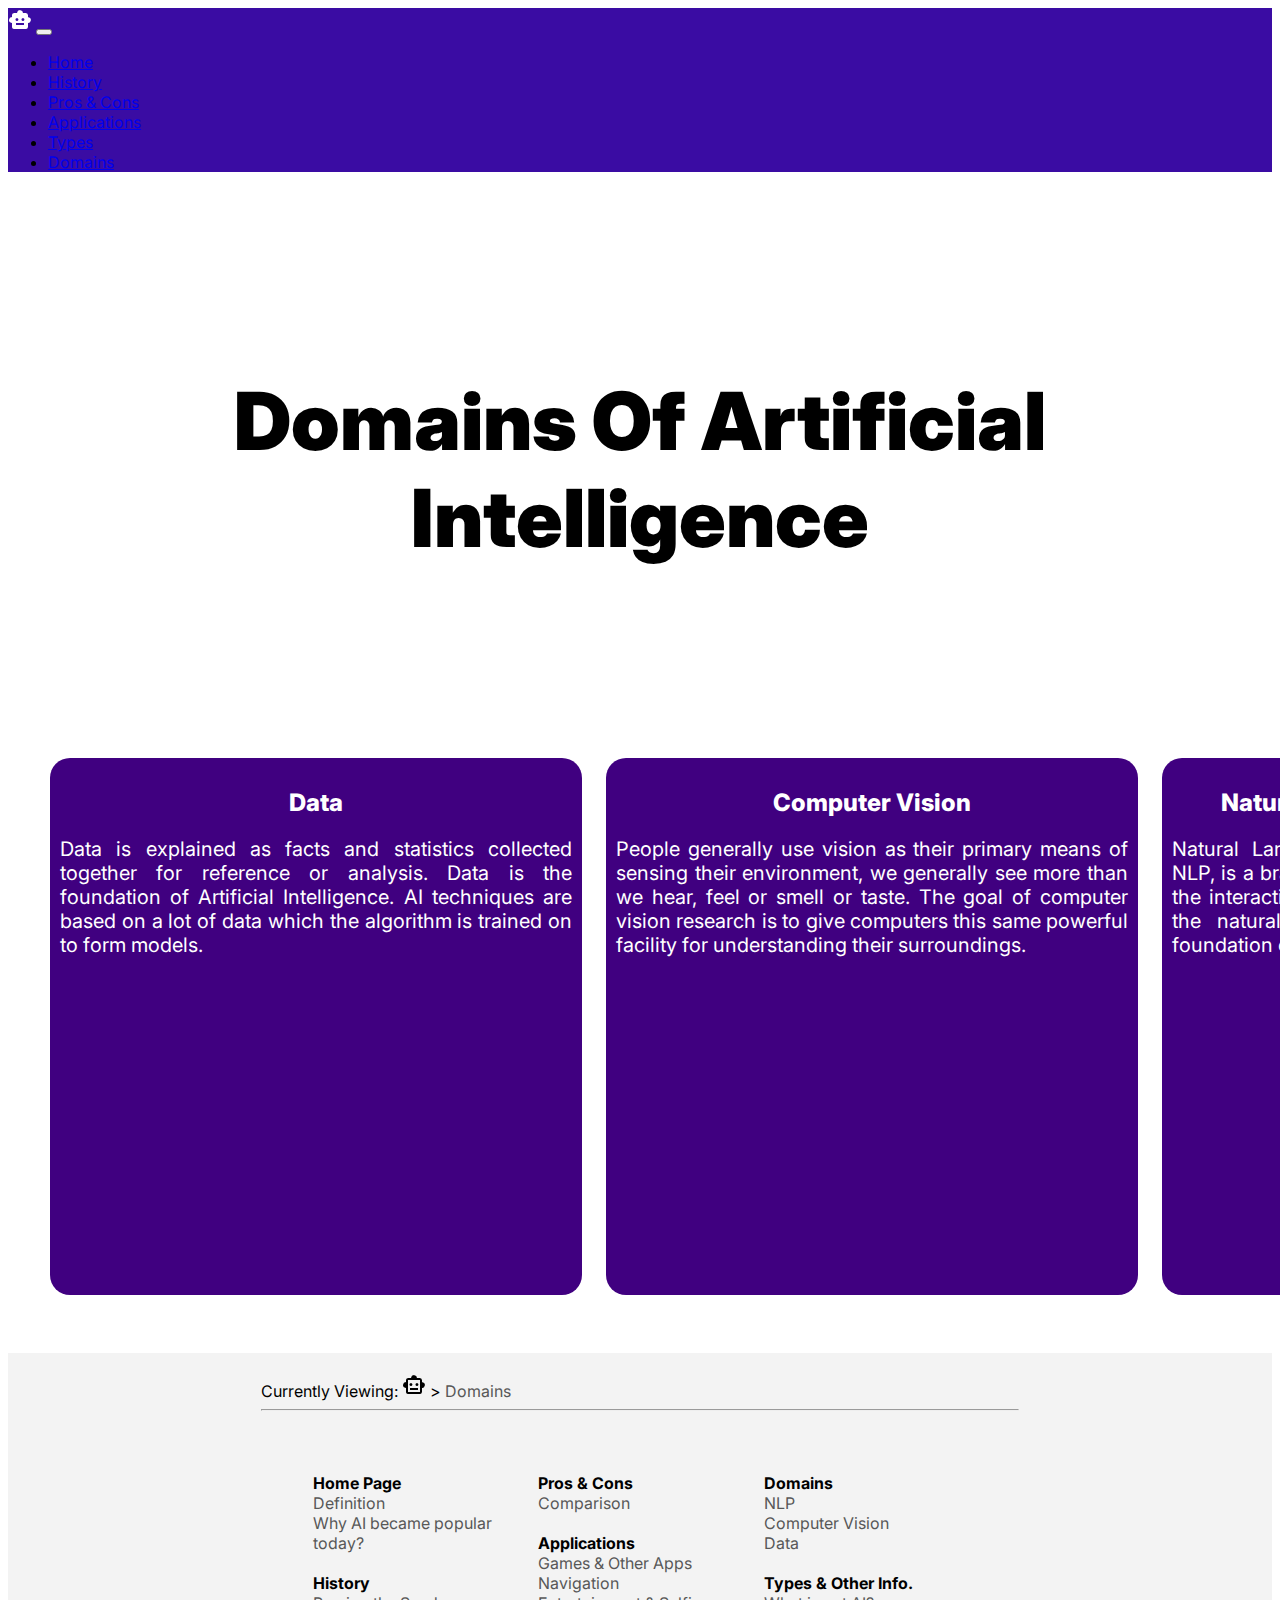
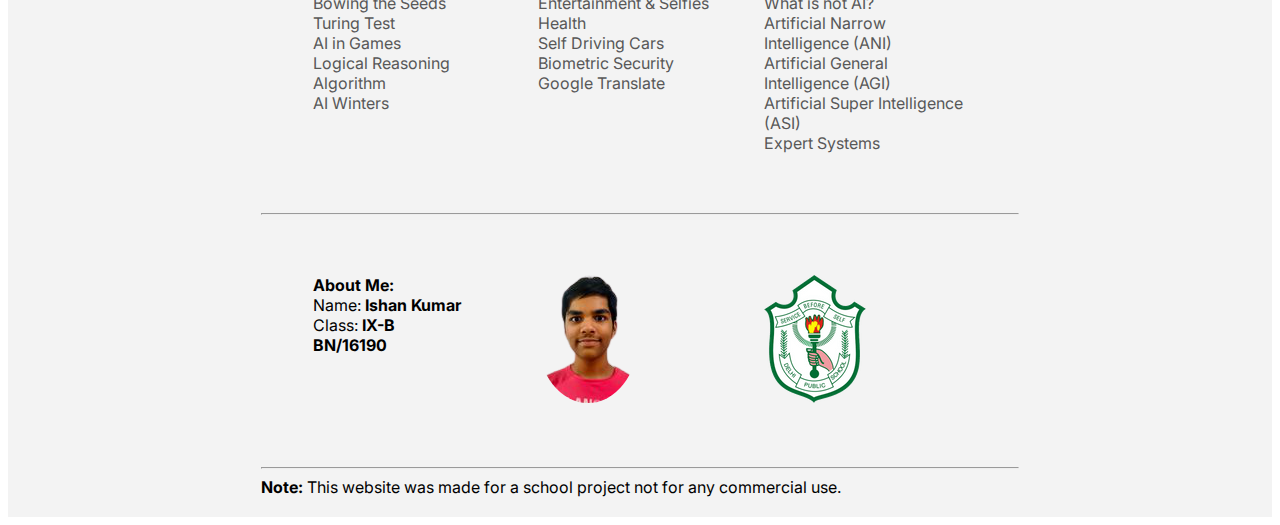
<file: Domains.html>
<!DOCTYPE html>
<html lang="en">
<head>
    <!-- CSS only -->
  <link href="https://cdn.jsdelivr.net/npm/bootstrap@5.0.1/dist/css/bootstrap.min.css" rel="stylesheet" integrity="sha384-+0n0xVW2eSR5OomGNYDnhzAbDsOXxcvSN1TPprVMTNDbiYZCxYbOOl7+AMvyTG2x" crossorigin="anonymous">

  <link rel="preconnect" href="https://fonts.gstatic.com">
  <link href="https://fonts.googleapis.com/css2?family=Inter&display=swap" rel="stylesheet">

    <meta charset="utf-8">
    <meta name="viewport" content="width=device-width, initial-scale=1" >
    <title>Artificial Intelligence</title>
    <link href="/CSS/style.css" rel="stylesheet"/>
    <link rel="stylesheet" href="/CSS/domains.css">
    <link rel="icon" href="/Pictures/Logos/Icon.png">
</head>
<body>
     <!--Navigation Bar-->
     <nav class="navbar navbar-expand-lg navbar-dark fixed-top" style="background-color: #3A0CA3">
        <div class="container-fluid">
          <a class="navbar-brand" href="#"><b><img src="/Pictures/Logos/Robot-Logo.png"></b></a>
          <button class="navbar-toggler" type="button" data-bs-toggle="collapse" data-bs-target="#navbarSupportedContent" aria-controls="navbarSupportedContent" aria-expanded="false" aria-label="Toggle navigation">
            <span class="navbar-toggler-icon"></span>
          </button>
          <div class="collapse navbar-collapse" id="navbarSupportedContent">
            <ul class="navbar-nav me-auto mb-2 mb-lg-0">
              <li class="nav-item">
                <a class="nav-link active ms-auto" aria-current="page" href="/index.html">Home</a>
              </li>
              <li class="nav-item">
                <a class="nav-link" href="/History.html">History</a>
              </li>
              <li class="nav-item">
                <a class="nav-link" href="/Advantages-Disadvantages.html">Pros & Cons</a>
              </li>
              <li class="nav-item">
                <a class="nav-link" href="/Applications.html">Applications</a>
              </li>
              <li class="nav-item">
                <a class="nav-link" href="/Types.html">Types</a>
              </li>
              <li class="nav-item">
                <a class="nav-link" href="/Domains.html">Domains</a>
              </li>              
            </ul>
          </div>
        </div>
      </nav>

      <div class="container-fluid">
        <h1 id="main-heading" style="margin-top: 200px; margin-bottom: 150px;">Domains Of Artificial Intelligence</h1>
        <div class="wtm wbm">
            <p>
                <table>
                    <tr>
                        <td style="width: 33%;" class="purple">
                            <h2>Data</h2>
                            <p style="font-size: 20px; text-align: justify;">
                                Data is explained as facts and statistics collected together for reference or analysis. Data is the foundation of 
                                Artificial Intelligence. AI techniques are based on a lot of data which the algorithm is trained on to form models.  
                                <div id="center">
                                    <iframe width="512" height="288" src="https://www.youtube.com/embed/oyhdkoPYRVs" title="YouTube video player" frameborder="0" allow="accelerometer; autoplay; clipboard-write; encrypted-media; gyroscope; picture-in-picture" allowfullscreen></iframe>
                                </div>
                            </p>
                        </td>
                        <td style="width: 10px; background: white"></td>
                        <td style="width: 33%;" class="purple">
                            <h2>Computer Vision</h2>
                            <p style="font-size: 20px; text-align: justify;">
                                People generally use vision as their primary means of sensing their environment, we  generally see more 
                                than we hear, feel or smell or taste. The goal of computer vision  research is to give computers this same 
                                powerful facility for understanding their  surroundings. 
                                <div id="center">
                                    <iframe width="512" height="288" src="https://www.youtube.com/embed/xXgnmKcnyTg" title="YouTube video player" frameborder="0" allow="accelerometer; autoplay; clipboard-write; encrypted-media; gyroscope; picture-in-picture" allowfullscreen></iframe>
                                </div>
                            </p>
                        </td>
                        <td style="width: 10px; background: white"></td>
                        <td style="width: 33%;" class="purple">
                            <h2>Natural Language Processing (NLP)</h2>
                            <p style="font-size: 20px; text-align: justify;">
                                Natural Language Processing, usually shortened as NLP, is a branch of artificial intelligence that deals 
                                with the interaction between computers and humans using the natural language. <strong>​Speech Recognition</strong>
                                is the foundation of NLP.
                                <div id="center">
                                    <iframe width="512" height="288" src="https://www.youtube.com/embed/CMrHM8a3hqw" title="YouTube video player" frameborder="0" allow="accelerometer; autoplay; clipboard-write; encrypted-media; gyroscope; picture-in-picture" allowfullscreen></iframe>
                                </div>
                            </p>
                        </td>
                    </tr>
                </table>
            </p>
        </div>
      </div>

      <footer id="page-end">
        <div id="content">
          <table>
            <tr>
              <div>
                Currently Viewing: <img src="/Pictures/Logos/black-robot-icon.png" alt="Artificial Intelligence">   >   <a href="/Domains.html">Domains</a>
              </div>
              </tr>
            <hr class="solid">
            <tr style="margin-top: 30px;">
              <td>
                <strong>Home Page</strong><br>
                <a href="/index.html#definition">Definition</a><br>
                <a href="/index.html#popularity">Why AI became popular today?</a><br>
                <br>
                <strong>History</strong><br>
                <a href="/History.html#bowing">Bowing the Seeds</a><br>
                <a href="/History.html#test">Turing Test</a><br>
                <a href="/History.html#games">AI in Games</a><br>
                <a href="/History.html#algLR">Logical Reasoning Algorithm</a><br>
                <a href="/History.html#aiWinter">AI Winters</a>
              </td>
              <td>
                <strong>Pros & Cons</strong><br>
                <a href="/Advantages-Disadvantages.html#comparison">Comparison</a><br>
                <br>
                <strong>Applications</strong><br>
                <a href="/Applications.html#gamesAapps">Games & Other Apps</a><br>
                <a href="/Applications.html#navigation">Navigation</a><br>
                <a href="/Applications.html#enterAself">Entertainment & Selfies</a><br>
                <a href="/Applications.html#health">Health</a><br>
                <a href="/Applications.html#health">Self Driving Cars</a><br>
                <a href="/Applications.html#security">Biometric Security</a><br>
                <a href="/Applications.html#security">Google Translate</a>
              </td>
              <td>
                <strong>Domains</strong><br>
                <a href="/Domains.html">NLP</a><br>
                <a href="/Domains.html">Computer Vision</a><br>
                <a href="/Domains.html">Data</a><br>
                <br>
                <strong>Types & Other Info.</strong><br>
                <a href="/Types.html">What is not AI?</a><br>
                <a href="/Types.html#types">Artificial Narrow Intelligence (ANI)</a><br>
                <a href="/Types.html#types">Artificial General Intelligence (AGI)</a><br>
                <a href="/Types.html#types">Artificial Super Intelligence (ASI)</a><br>
                <a href="/Types.html#expertSystem">Expert Systems</a>
              </td>
            </tr>
          </table>
          <hr class="solid">
          <table>
            <tr>
              <td>
                <strong> About Me: </strong><br>
                Name: <strong>Ishan Kumar</strong><br>
                Class: <strong>IX-B</strong><br>
                <strong>BN/16190</strong>
              </td>
              <td>
                <img src="/Pictures/My-Picture.jpg" style="border-radius: 50%;">
              </td>
              <td>
                <img src="/Pictures/dps-logo.png" alt="">
              </td>
            </tr>
          </table>
          <hr class="solid">
          <strong>Note:</strong> This website was made for a school project not for any commercial use.
        </div>
      </footer>

    <script src="script.js"></script>
    
    <!-- JavaScript Bundle with Popper -->
    <script src="https://cdn.jsdelivr.net/npm/bootstrap@5.0.1/dist/js/bootstrap.bundle.min.js" integrity="sha384-gtEjrD/SeCtmISkJkNUaaKMoLD0//ElJ19smozuHV6z3Iehds+3Ulb9Bn9Plx0x4" crossorigin="anonymous"></script>
      <script src="https://code.jquery.com/jquery-3.4.1.slim.min.js" integrity="sha384-J6qa4849blE2+poT4WnyKhv5vZF5SrPo0iEjwBvKU7imGFAV0wwj1yYfoRSJoZ+n" crossorigin="anonymous"></script>
  <script src="https://cdn.jsdelivr.net/npm/popper.js@1.16.0/dist/umd/popper.min.js" integrity="sha384-Q6E9RHvbIyZFJoft+2mJbHaEWldlvI9IOYy5n3zV9zzTtmI3UksdQRVvoxMfooAo" crossorigin="anonymous"></script>
  <script src="https://stackpath.bootstrapcdn.com/bootstrap/4.4.1/js/bootstrap.min.js" integrity="sha384-wfSDF2E50Y2D1uUdj0O3uMBJnjuUD4Ih7YwaYd1iqfktj0Uod8GCExl3Og8ifwB6" crossorigin="anonymous"></script>
</body>
</html>
</file>
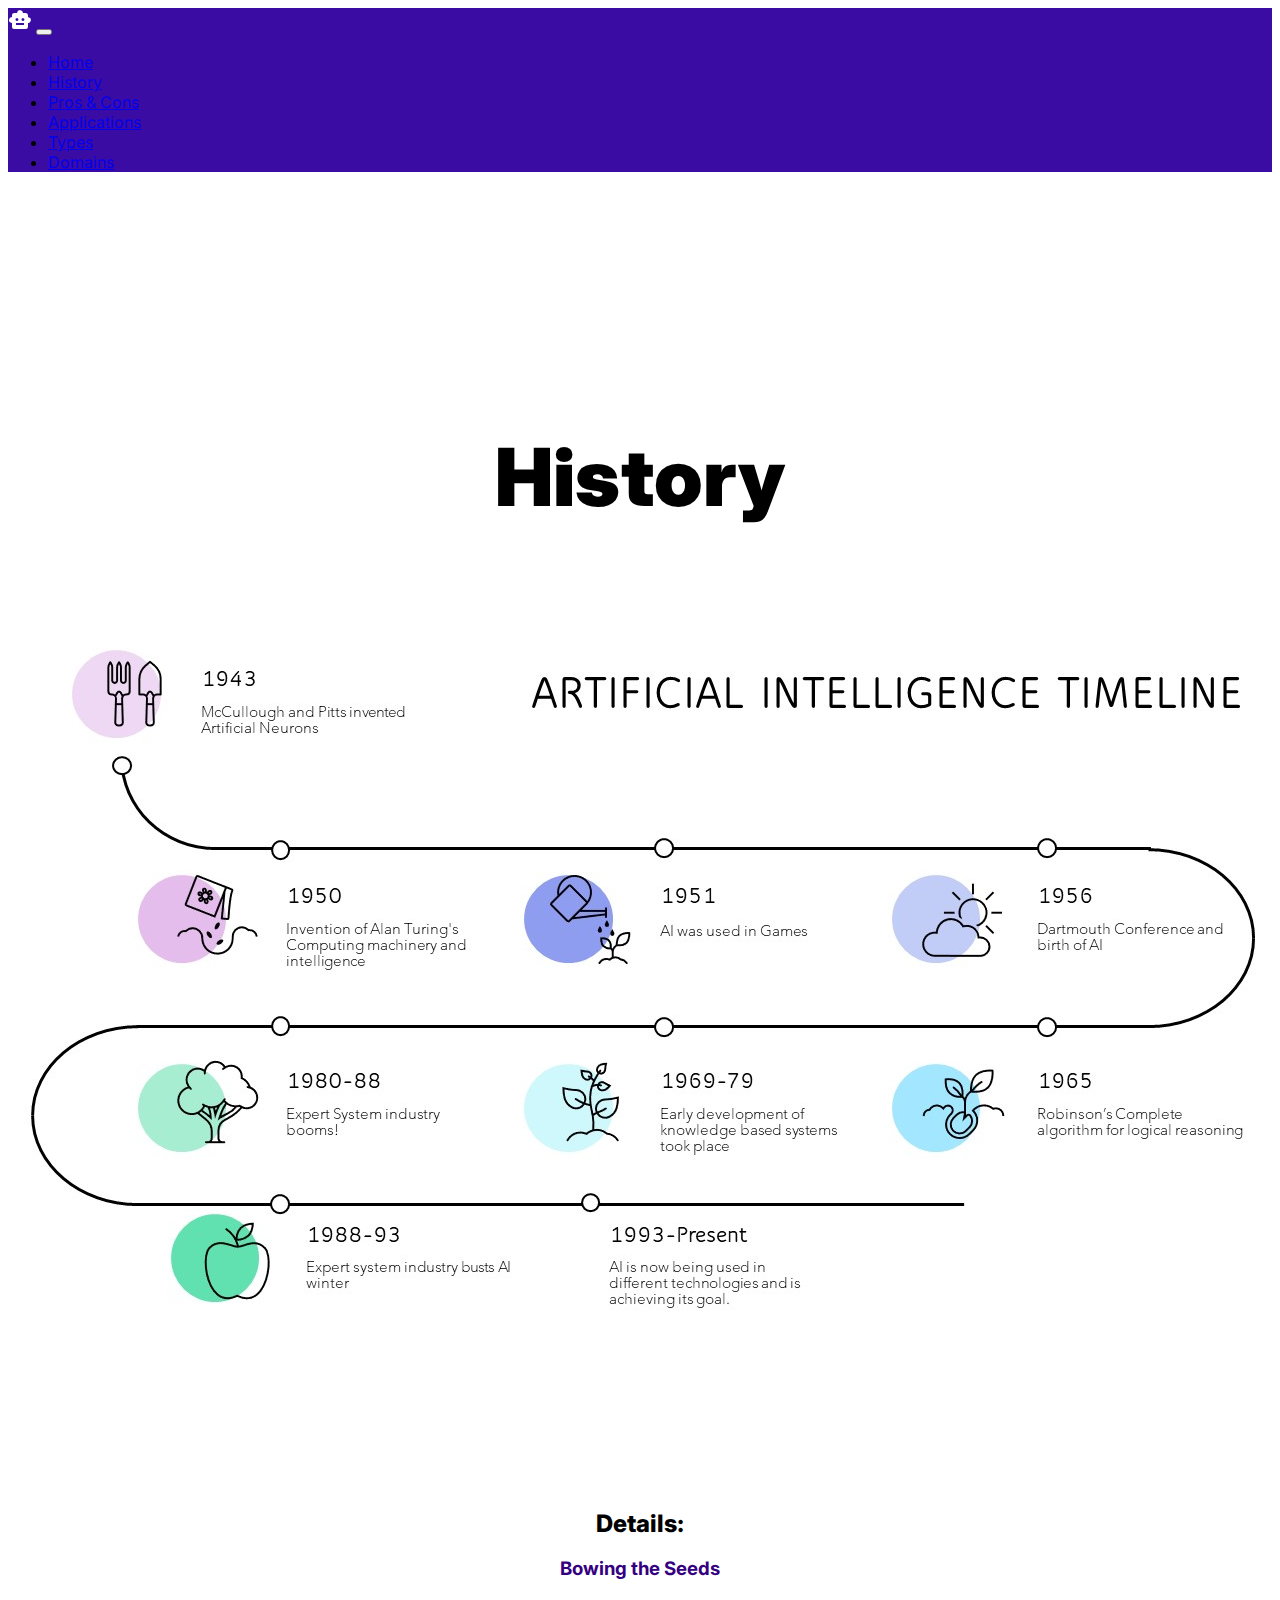
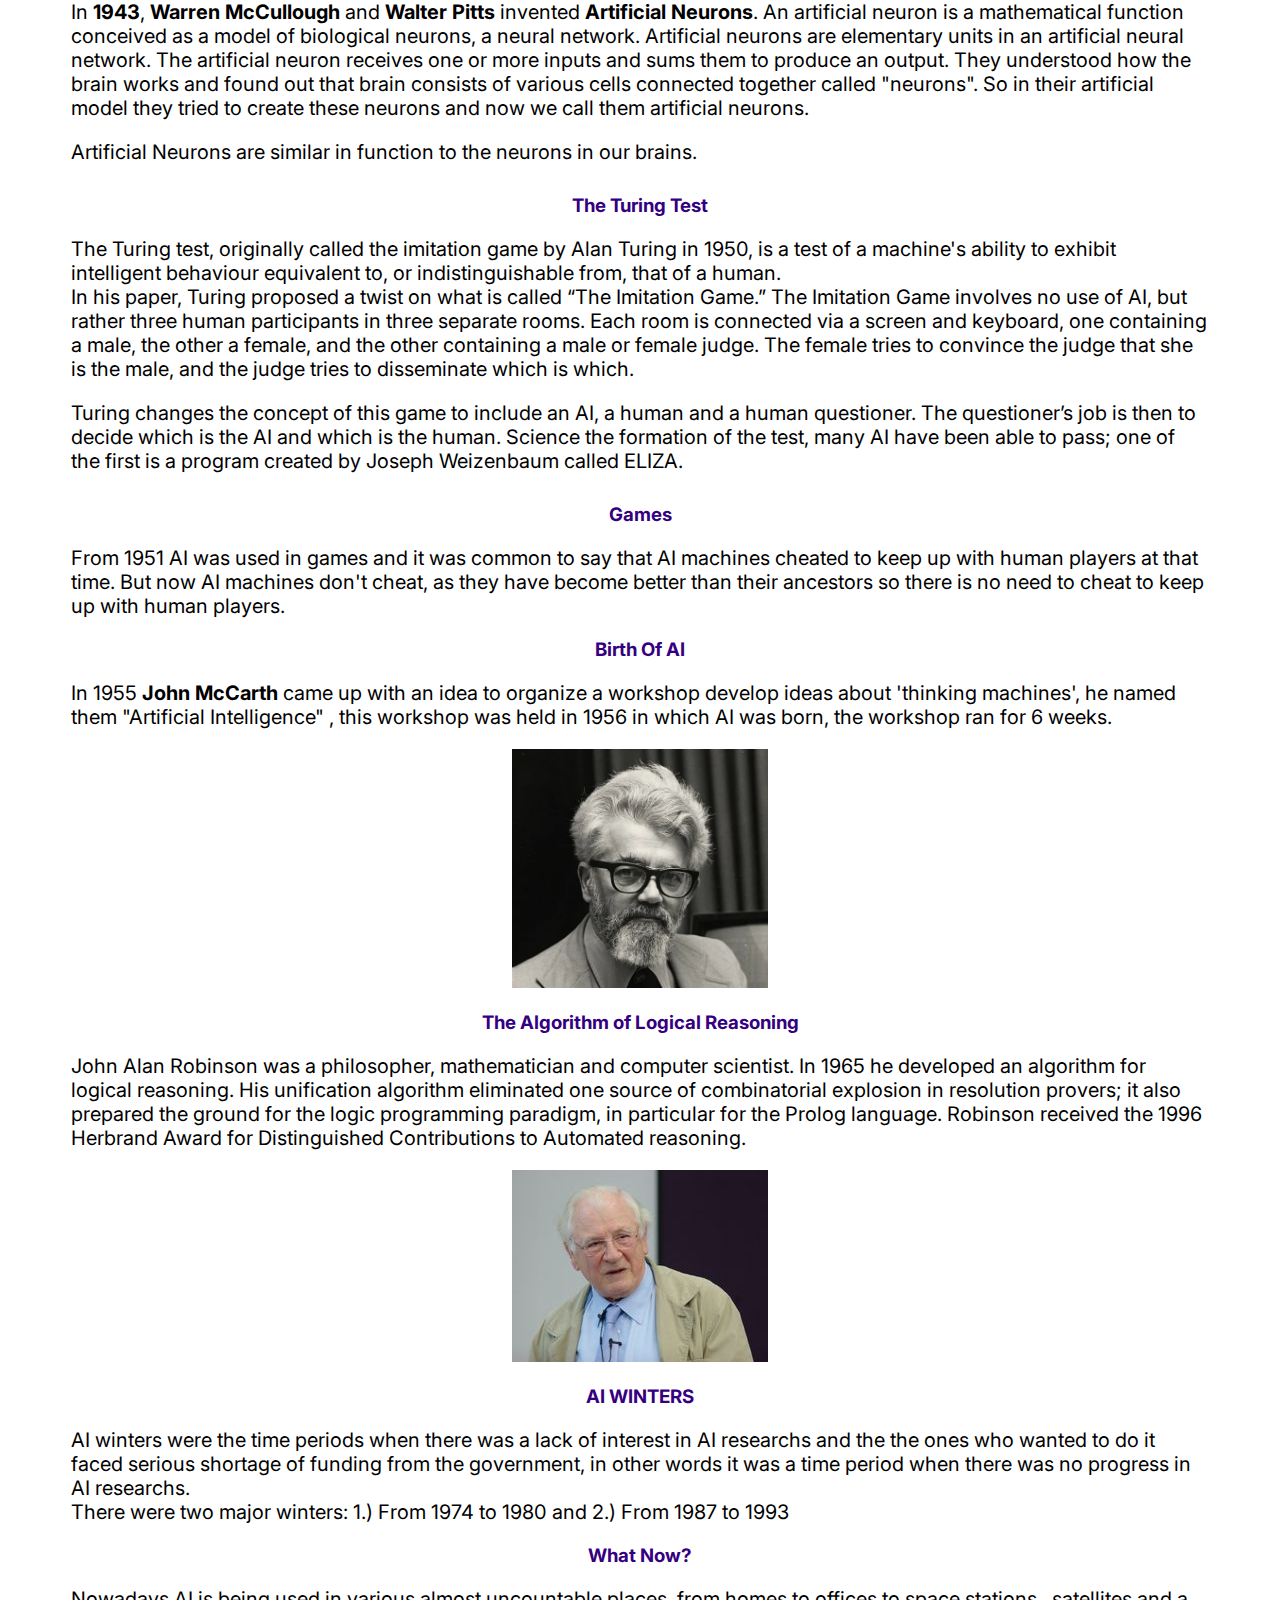
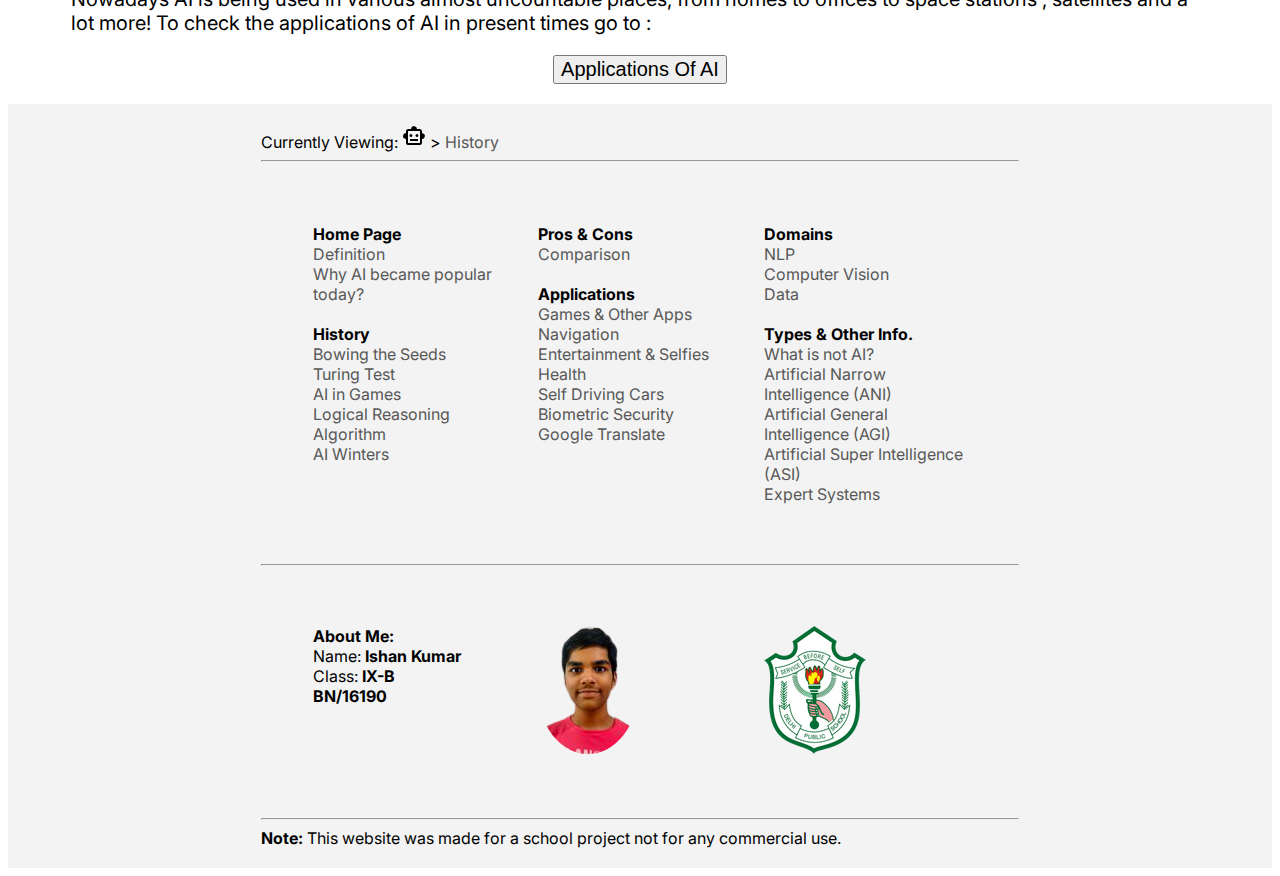
<file: History.html>
<!DOCTYPE html>
<html lang="en">
<head>

      <!-- CSS only -->
  <link href="https://cdn.jsdelivr.net/npm/bootstrap@5.0.1/dist/css/bootstrap.min.css" rel="stylesheet" integrity="sha384-+0n0xVW2eSR5OomGNYDnhzAbDsOXxcvSN1TPprVMTNDbiYZCxYbOOl7+AMvyTG2x" crossorigin="anonymous">

  <link rel="preconnect" href="https://fonts.gstatic.com">
  <link href="https://fonts.googleapis.com/css2?family=Inter&display=swap" rel="stylesheet">

    <meta charset="utf-8">
    <meta name="viewport" content="width=device-width, initial-scale=1" >
    <title>Artificial Intelligence</title>
    <link href="/CSS/style.css" rel="stylesheet"/>
    <link rel="stylesheet" href="/CSS/history.css">
    <link rel="icon" href="/Pictures/Logos/Icon.png">
    
</head>
<body>
    <div>
        <!--Navigation Bar-->
        <nav class="navbar navbar-expand-lg navbar-dark fixed-top" style="background-color: #3A0CA3">
          <div class="container-fluid">
            <a class="navbar-brand" href="#"><b><img src="/Pictures/Logos/Robot-Logo.png"></b></a>
            <button class="navbar-toggler" type="button" data-bs-toggle="collapse" data-bs-target="#navbarSupportedContent" aria-controls="navbarSupportedContent" aria-expanded="false" aria-label="Toggle navigation">
              <span class="navbar-toggler-icon"></span>
            </button>
            <div class="collapse navbar-collapse" id="navbarSupportedContent">
              <ul class="navbar-nav me-auto mb-2 mb-lg-0">
                <li class="nav-item">
                  <a class="nav-link active ms-auto" aria-current="page" href="/index.html">Home</a>
                </li>
                <li class="nav-item">
                  <a class="nav-link" href="/History.html">History</a>
                </li>
                <li class="nav-item">
                  <a class="nav-link" href="/Advantages-Disadvantages.html">Pros & Cons</a>
                </li>
                <li class="nav-item">
                  <a class="nav-link" href="/Applications.html">Applications</a>
                </li>
                <li class="nav-item">
                  <a class="nav-link" href="/Types.html">Types</a>
                </li>
              </li>
              <li class="nav-item">
                <a class="nav-link" href="/Domains.html">Domains</a>
              </li>
            </div>
          </div>
        </nav>
  
        <!-- Page Content --> 
        <div class="container-fluid text">
            <br>
            <br>
            <center><h1 id="main-heading" style="margin-top: 200px;">History</h1></center><br>
            <p>

            <p align="center">
                <img class="img-thumbnail" style="margin-bottom: 150px;" id="starter" src="/Pictures/History/Growth Timeline.jpg">
            </p>
            <p id="bowing">
              <h2>Details:</h2>
            </p>
            <p>
              <h3>Bowing the Seeds</h3>
              <p id="heading-content">
                In <b>1943</b>, <b>Warren McCullough</b> and <b>Walter Pitts</b> invented <b>Artificial Neurons</b>. An artificial neuron is a mathematical function conceived 
                as a model of biological neurons, a neural network. Artificial neurons are elementary units in an artificial neural network. 
                The artificial neuron receives one or more inputs and sums them to produce an output. They understood how the brain works and found
                out that brain consists of various cells connected together called "neurons". So in their artificial model they tried to create
                these neurons and now we call them artificial neurons. 
                <div id="test" style="margin-left: 5%; margin-right: 5%; font-size: 20px;">
                  Artificial Neurons are similar in function to the neurons in our brains.
                </div>
              </p>
              <h3 style="margin-top: 30px">The Turing Test</h3>
              <p id="heading-content">
                The Turing test, originally called the imitation game by Alan Turing in 1950, is a test of a machine's ability to exhibit 
                intelligent behaviour equivalent to, or indistinguishable from, that of a human. <br>
                In his paper, Turing proposed a twist on what is called “The Imitation Game.” The Imitation Game involves no use of AI, 
                but rather three human participants in three separate rooms. Each room is connected via a screen and keyboard, one 
                containing a male, the other a female, and the other containing a male or female judge. The female tries to convince the 
                judge that she is the male, and the judge tries to disseminate which is which. 

                <p style="margin-left: 5%; margin-right: 5%; font-size: 20px;" id="games">
                  Turing changes the concept of this game to include an AI, a human and a human questioner. The questioner’s job is then to decide which is the AI and which is the human. Science the formation of the test, many AI have been able to pass; one of the first is a program created by Joseph Weizenbaum called ELIZA.
                </p>
              </p>
              <h3 style="margin-top: 30px">Games</h3>
              <p id="heading-content">
                From 1951 AI was used in games and it was common to say that AI machines cheated to keep up with human players at that time.
                But now AI machines don't cheat, as they have become better than their ancestors so there is no need to cheat to keep up with human players.
              </p>
              <h3>Birth Of AI</h3>
              <p id="heading-content">
                In 1955 <strong>John McCarth</strong> came up with an idea to organize a workshop develop ideas about 'thinking machines', he named them
                "Artificial Intelligence" , this workshop was held in 1956 in which AI was born, the workshop ran for 6 weeks.
                <br>
                <p align="center">
                  <img src="/Pictures/History/john-mccarthy.jpg" class="img-thumbnail personality">
                </p>
              </p>
              <h3 id="algLR">The Algorithm of Logical Reasoning</h3>
              <p id="heading-content">
                John Alan Robinson was a philosopher, mathematician and computer scientist. In 1965 he developed an algorithm for logical reasoning.
                His unification algorithm eliminated one source of combinatorial explosion in resolution provers; it also prepared the 
                ground for the logic programming paradigm, in particular for the Prolog language. Robinson received the 1996 Herbrand 
                Award for Distinguished Contributions to Automated reasoning.
                <p align="center">
                  <img src="/Pictures/History/John-Alan-Robinson.jpg" class="img-thumbnail">
                </p>
              </p>
              <h3 id="aiWinter">AI WINTERS</h3>
              <p id="heading-content">
                AI winters were the time periods when there was a lack of interest in AI researchs and the the ones who wanted to do it
                faced serious shortage of funding from the government, in other words it was a time period when there was no progress
                in AI researchs.<br>
                There were two major winters: 1.) From 1974 to 1980 and 2.) From 1987 to 1993
              </p>
              <h3>What Now?</h3>
              <p id="heading-content">
                Nowadays AI is being used in various almost uncountable places, from homes to offices to space stations , satellites and a lot more!
                To check the applications of AI in present times go to : 
                <p id="heading-content" align="center">
                  <a href="/Applications.html"><button class="btn btn-primary">Applications Of AI</button></a>
                </p>
              </p>
            </p>
        </div>
    </div>
    <footer id="page-end">
      <div id="content">
        <table>
          <tr>
            <div>
              Currently Viewing: <img src="/Pictures/Logos/black-robot-icon.png" alt="Artificial Intelligence">   >   <a href="/History.html">History</a>
            </div>
            </tr>
          <hr class="solid">
          <tr style="margin-top: 30px;">
            <td>
              <strong>Home Page</strong><br>
              <a href="/index.html#definition">Definition</a><br>
              <a href="/index.html#popularity">Why AI became popular today?</a><br>
              <br>
              <strong>History</strong><br>
              <a href="/History.html#bowing">Bowing the Seeds</a><br>
              <a href="/History.html#test">Turing Test</a><br>
              <a href="/History.html#games">AI in Games</a><br>
              <a href="/History.html#algLR">Logical Reasoning Algorithm</a><br>
              <a href="/History.html#aiWinter">AI Winters</a>
            </td>
            <td>
              <strong>Pros & Cons</strong><br>
              <a href="/Advantages-Disadvantages.html#comparison">Comparison</a><br>
              <br>
              <strong>Applications</strong><br>
              <a href="/Applications.html#gamesAapps">Games & Other Apps</a><br>
              <a href="/Applications.html#navigation">Navigation</a><br>
              <a href="/Applications.html#enterAself">Entertainment & Selfies</a><br>
              <a href="/Applications.html#health">Health</a><br>
              <a href="/Applications.html#health">Self Driving Cars</a><br>
              <a href="/Applications.html#security">Biometric Security</a><br>
              <a href="/Applications.html#security">Google Translate</a>
            </td>
            <td>
              <strong>Domains</strong><br>
              <a href="/Domains.html">NLP</a><br>
              <a href="/Domains.html">Computer Vision</a><br>
              <a href="/Domains.html">Data</a><br>
              <br>
              <strong>Types & Other Info.</strong><br>
              <a href="/Types.html">What is not AI?</a><br>
              <a href="/Types.html#types">Artificial Narrow Intelligence (ANI)</a><br>
              <a href="/Types.html#types">Artificial General Intelligence (AGI)</a><br>
              <a href="/Types.html#types">Artificial Super Intelligence (ASI)</a><br>
              <a href="/Types.html#expertSystem">Expert Systems</a>
            </td>
          </tr>
        </table>
        <hr class="solid">
        <table>
          <tr>
            <td>
              <strong> About Me: </strong><br>
              Name: <strong>Ishan Kumar</strong><br>
              Class: <strong>IX-B</strong><br>
              <strong>BN/16190</strong>
            </td>
            <td>
              <img src="/Pictures/My-Picture.jpg" style="border-radius: 50%;">
            </td>
            <td>
              <img src="/Pictures/dps-logo.png" alt="">
            </td>
          </tr>
        </table>
        <hr class="solid">
        <strong>Note:</strong> This website was made for a school project not for any commercial use.
      </div>
    </footer>
    <script src="/script.js"></script>
    
    <!-- JavaScript Bundle with Popper -->
    <script src="https://cdn.jsdelivr.net/npm/bootstrap@5.0.1/dist/js/bootstrap.bundle.min.js" integrity="sha384-gtEjrD/SeCtmISkJkNUaaKMoLD0//ElJ19smozuHV6z3Iehds+3Ulb9Bn9Plx0x4" crossorigin="anonymous"></script>
      <script src="https://code.jquery.com/jquery-3.4.1.slim.min.js" integrity="sha384-J6qa4849blE2+poT4WnyKhv5vZF5SrPo0iEjwBvKU7imGFAV0wwj1yYfoRSJoZ+n" crossorigin="anonymous"></script>
  <script src="https://cdn.jsdelivr.net/npm/popper.js@1.16.0/dist/umd/popper.min.js" integrity="sha384-Q6E9RHvbIyZFJoft+2mJbHaEWldlvI9IOYy5n3zV9zzTtmI3UksdQRVvoxMfooAo" crossorigin="anonymous"></script>
  <script src="https://stackpath.bootstrapcdn.com/bootstrap/4.4.1/js/bootstrap.min.js" integrity="sha384-wfSDF2E50Y2D1uUdj0O3uMBJnjuUD4Ih7YwaYd1iqfktj0Uod8GCExl3Og8ifwB6" crossorigin="anonymous"></script>
</body>
</html>
</file>
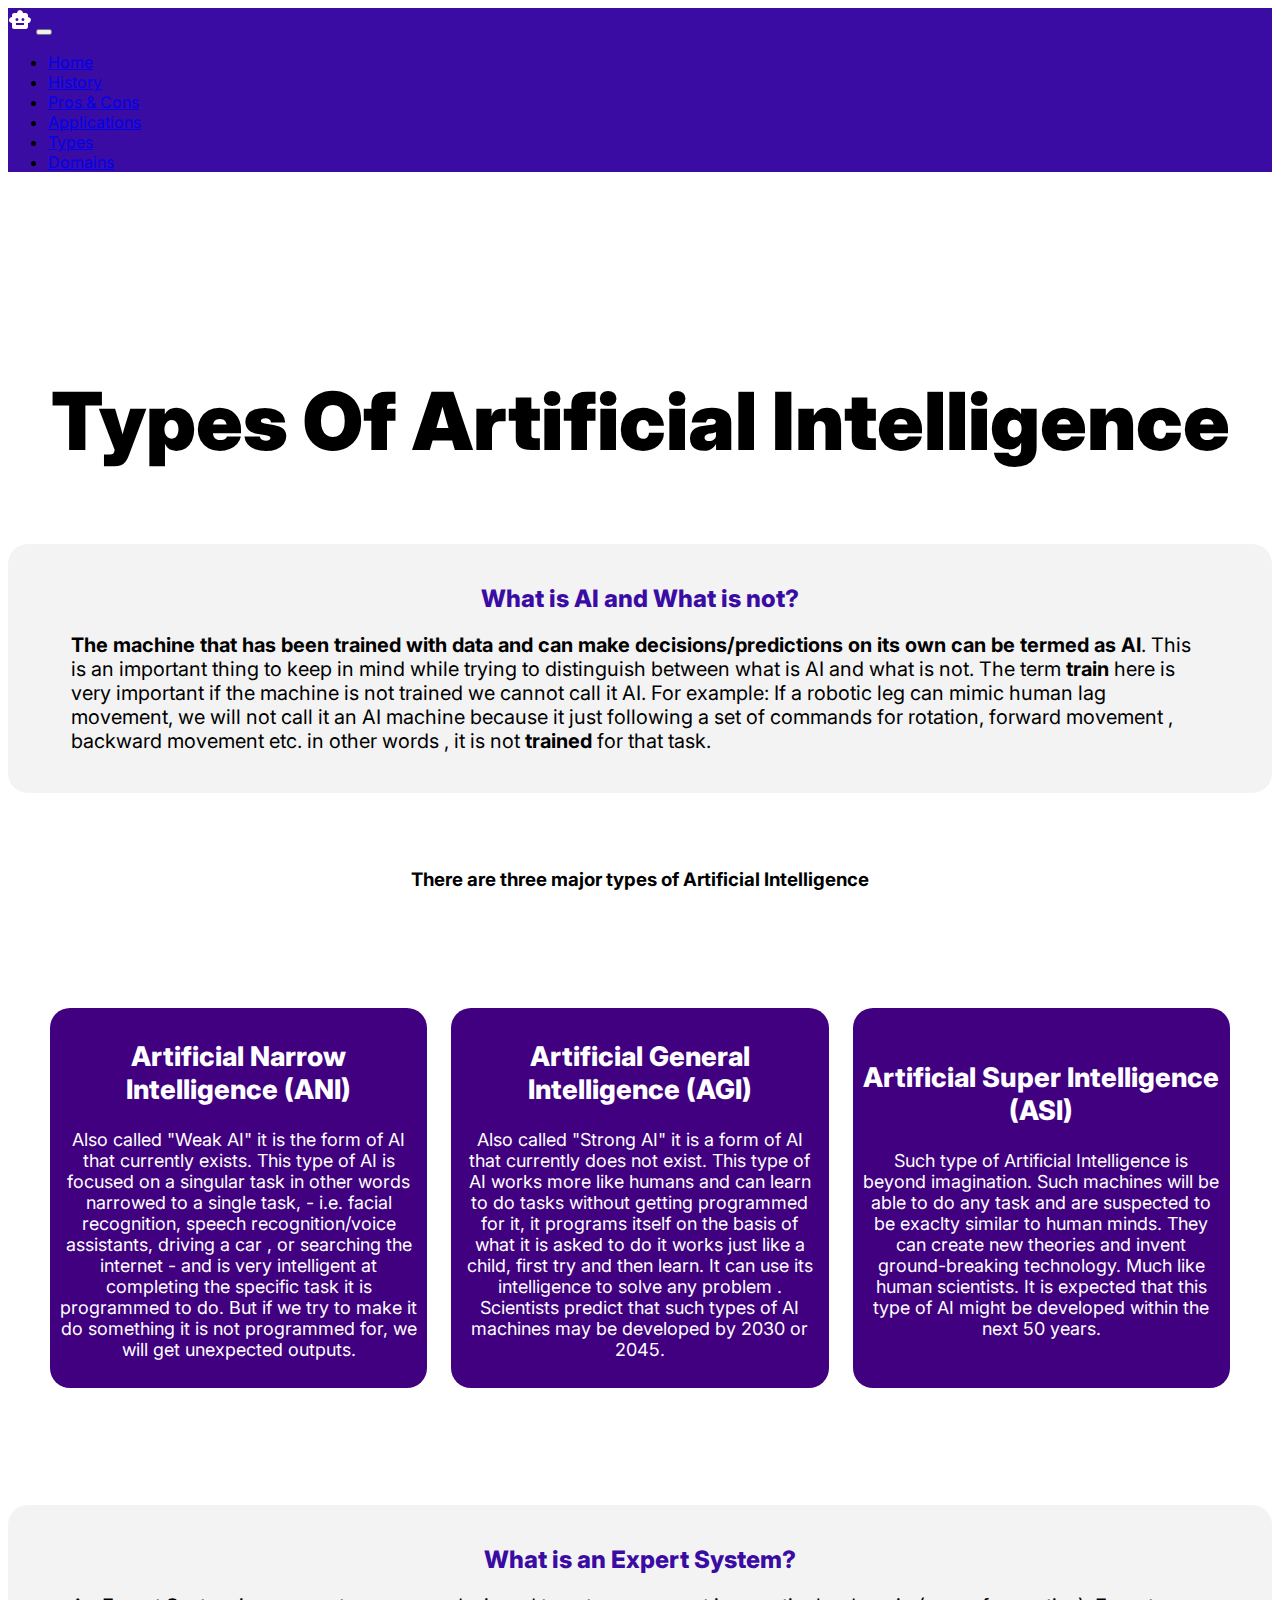
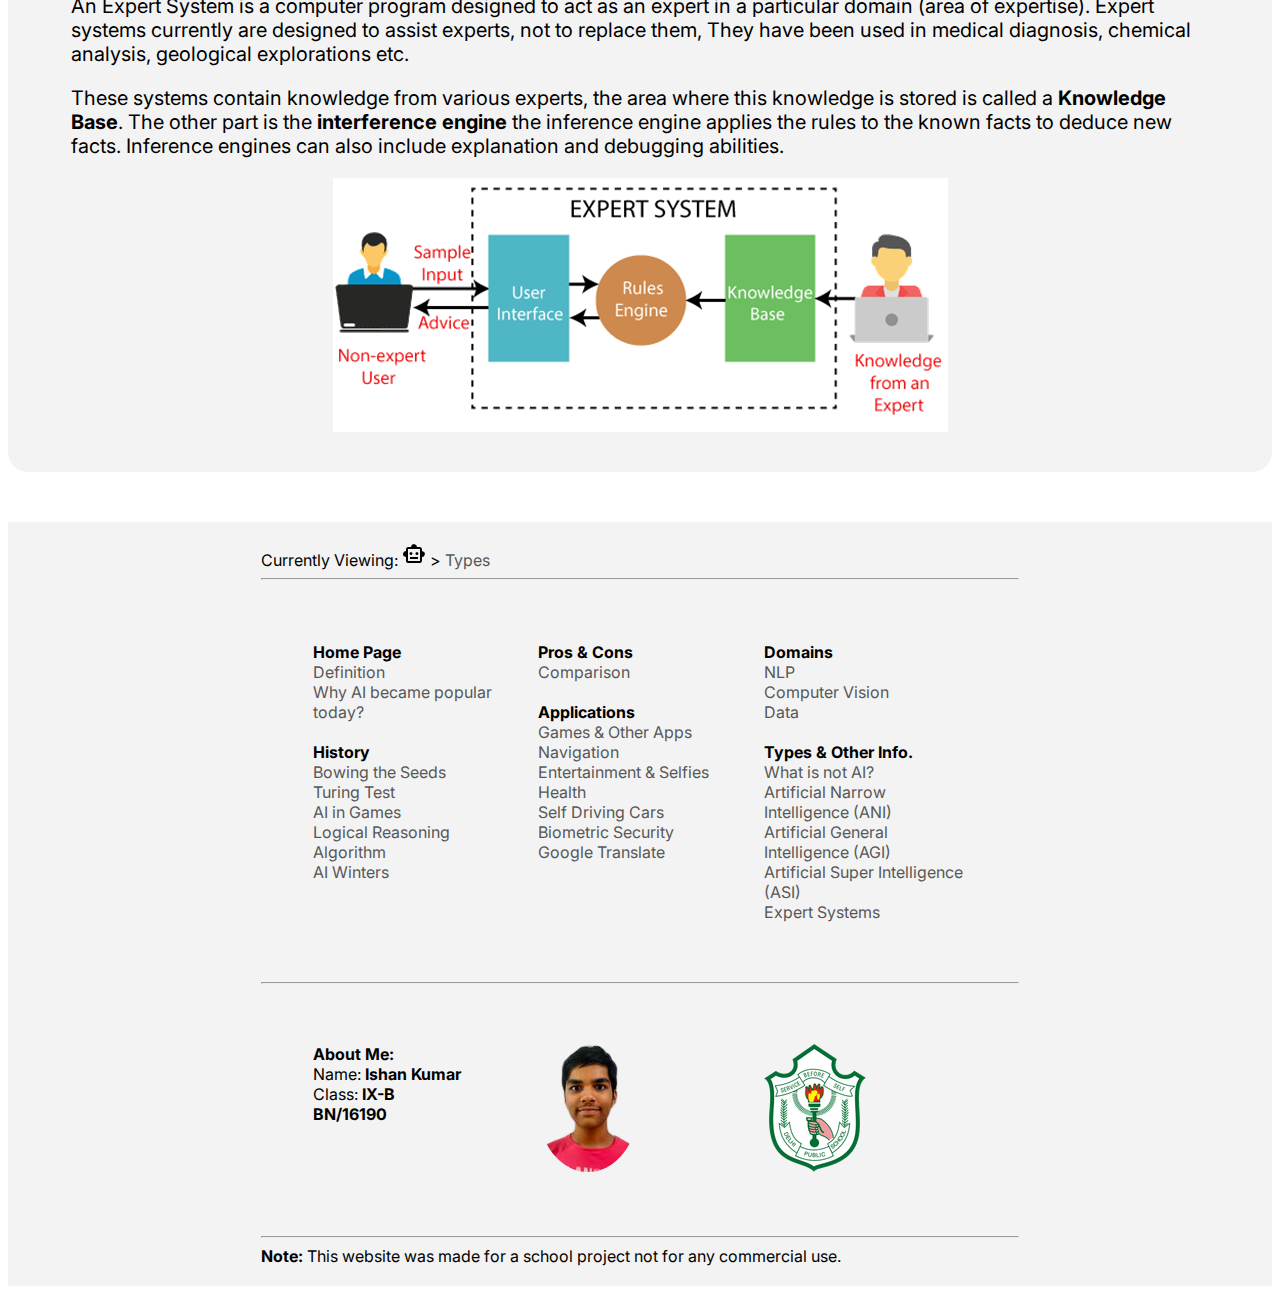
<file: Types.html>
<!DOCTYPE html>
<html lang="en">
<head>
    <!-- CSS only -->
  <link href="https://cdn.jsdelivr.net/npm/bootstrap@5.0.1/dist/css/bootstrap.min.css" rel="stylesheet" integrity="sha384-+0n0xVW2eSR5OomGNYDnhzAbDsOXxcvSN1TPprVMTNDbiYZCxYbOOl7+AMvyTG2x" crossorigin="anonymous">

  <link rel="preconnect" href="https://fonts.gstatic.com">
  <link href="https://fonts.googleapis.com/css2?family=Inter&display=swap" rel="stylesheet">

    <meta charset="utf-8">
    <meta name="viewport" content="width=device-width, initial-scale=1" >
    <title>Artificial Intelligence</title>
    <link href="/CSS/style.css" rel="stylesheet"/>
    <link rel="stylesheet" href="/CSS/types.css">
    <link rel="icon" href="/Pictures/Logos/Icon.png">
</head>
<body>
    <!--Navigation Bar-->
    <nav class="navbar navbar-expand-lg navbar-dark fixed-top" style="background-color: #3A0CA3">
        <div class="container-fluid">
          <a class="navbar-brand" href="#"><b><img src="/Pictures/Logos/Robot-Logo.png"></b></a>
          <button class="navbar-toggler" type="button" data-bs-toggle="collapse" data-bs-target="#navbarSupportedContent" aria-controls="navbarSupportedContent" aria-expanded="false" aria-label="Toggle navigation">
            <span class="navbar-toggler-icon"></span>
          </button>
          <div class="collapse navbar-collapse" id="navbarSupportedContent">
            <ul class="navbar-nav me-auto mb-2 mb-lg-0">
              <li class="nav-item">
                <a class="nav-link active ms-auto" aria-current="page" href="/index.html">Home</a>
              </li>
              <li class="nav-item">
                <a class="nav-link" href="/History.html">History</a>
              </li>
              <li class="nav-item">
                <a class="nav-link" href="/Advantages-Disadvantages.html">Pros & Cons</a>
              </li>
              <li class="nav-item">
                <a class="nav-link" href="/Applications.html">Applications</a>
              </li>
              <li class="nav-item">
                <a class="nav-link" href="/Types.html">Types</a>
              </li>
              <li class="nav-item">
                <a class="nav-link" href="/Domains.html">Domains</a>
              </li>              
            </ul>
          </div>
        </div>
      </nav>
      <div class="container-fluid">
        <h1 id="main-heading" style="text-align: center; margin-top: 200px;">Types Of Artificial Intelligence</h1>
        <div class="inBox wtm">
            <p>
                <h2 id="content-heading">What is AI and What is not?</h2>
                <div id="heading-content">
                    <p>
                        <strong>The machine that has been trained with data and can make decisions/predictions on its own can be termed as AI</strong>.
                        This is an important thing to keep in mind while trying to distinguish between what is AI and what is not. The term
                        <strong>train</strong> here is very important if the machine is not trained we cannot call it AI. For example:
                         If a robotic leg can mimic human lag movement, we will not call it an AI machine because it just following a set of commands
                         for rotation, forward movement , backward movement etc. in other words , it is not <strong>trained</strong> for that task.
                    </p>
                </div>
            </p>
        </div>
        <p>
          <h3 class="wtm" id="types">There are three major types of Artificial Intelligence</h3>
        </p>
        <div class="wtm wbm">
            <table>
                <tr>
                    <td style="width: 33%;"  class="purple">
                        <h2>Artificial Narrow Intelligence (ANI)</h2>
                        <p id="center">
                            Also called "Weak AI" it is the form of AI that currently exists. This type of AI is focused on a singular task 
                            in other words narrowed to a single task, - i.e. facial recognition, speech recognition/voice assistants, driving a car
                            , or searching the internet - and is very intelligent at completing the specific task it is programmed to do.
                            But if we try to make it do something it is not programmed for, we will get unexpected outputs.
                            
                        </p>
                    </td>
                    <td style="background: white; width: 10px"></td>
                    <td style="width: 33%;" class="purple">
                        <h2>Artificial General Intelligence (AGI)</h2>
                        <p id="center">
                            Also called "Strong AI" it is a form of AI that currently does not exist. This type of AI works more like humans
                            and can learn to do tasks without getting programmed for it, it programs itself on the basis of what it is asked to do
                            it works just like a child, first try and  then learn. It can use its intelligence to solve any problem
                            . Scientists predict that such types of AI machines may be developed by 2030 or 2045.
                        </p>
                    </td>
                    <td style="background: white; width: 10px"></td>
                    <td style="width: 33%;" class="purple">
                        <h2> Artificial Super Intelligence (ASI) </h2>
                        <p id="center">
                            Such type of Artificial Intelligence is beyond imagination. Such machines will be able to do any task
                            and are suspected to be exaclty similar to human minds. They can create new theories and 
                            invent ground-breaking technology. Much like human scientists.
                            It is expected that this type of AI might be developed within the next 50 years.
                        </p>
                    </td>
                </tr>
            </table>
        </div>
        <div class="wtm wbm inBox" id="expertSystem">
            <h2 id="content-heading">What is an Expert System?</h2>
            <p id="heading-content">
                An Expert System is a computer program  designed to act as an expert in a particular  domain (area of expertise). ​
                Expert systems currently are  designed to assist experts, not to replace  them, They have been used in medical  diagnosis, 
                chemical analysis, geological  explorations etc.<br>
                <p  id="heading-content">
                    These systems contain knowledge from various experts, the area where this knowledge is stored is called a <strong>Knowledge Base</strong>. 
                    The other part is the <strong>interference engine</strong> the inference engine applies the rules to the known facts to deduce new facts. Inference engines can also include explanation and debugging abilities.
                </p>
                <div id="center">
                    <img class="img-thumbnail" src="/Pictures/Types/expert-systems.png" alt="">
                </div>
            </p>
        </div>
      </div>
      <footer id="page-end">
        <div id="content">
          <table>
            <tr>
              <div>
                Currently Viewing: <img src="/Pictures/Logos/black-robot-icon.png" alt="Artificial Intelligence">   >   <a href="/Types.html">Types</a>
              </div>
              </tr>
            <hr class="solid">
            <tr style="margin-top: 30px;">
              <td>
                <strong>Home Page</strong><br>
                <a href="/index.html#definition">Definition</a><br>
                <a href="/index.html#popularity">Why AI became popular today?</a><br>
                <br>
                <strong>History</strong><br>
                <a href="/History.html#bowing">Bowing the Seeds</a><br>
                <a href="/History.html#test">Turing Test</a><br>
                <a href="/History.html#games">AI in Games</a><br>
                <a href="/History.html#algLR">Logical Reasoning Algorithm</a><br>
                <a href="/History.html#aiWinter">AI Winters</a>
              </td>
              <td>
                <strong>Pros & Cons</strong><br>
                <a href="/Advantages-Disadvantages.html#comparison">Comparison</a><br>
                <br>
                <strong>Applications</strong><br>
                <a href="/Applications.html#gamesAapps">Games & Other Apps</a><br>
                <a href="/Applications.html#navigation">Navigation</a><br>
                <a href="/Applications.html#enterAself">Entertainment & Selfies</a><br>
                <a href="/Applications.html#health">Health</a><br>
                <a href="/Applications.html#health">Self Driving Cars</a><br>
                <a href="/Applications.html#security">Biometric Security</a><br>
                <a href="/Applications.html#security">Google Translate</a>
              </td>
              <td>
                <strong>Domains</strong><br>
                <a href="/Domains.html">NLP</a><br>
                <a href="/Domains.html">Computer Vision</a><br>
                <a href="/Domains.html">Data</a><br>
                <br>
                <strong>Types & Other Info.</strong><br>
                <a href="/Types.html">What is not AI?</a><br>
                <a href="/Types.html#types">Artificial Narrow Intelligence (ANI)</a><br>
                <a href="/Types.html#types">Artificial General Intelligence (AGI)</a><br>
                <a href="/Types.html#types">Artificial Super Intelligence (ASI)</a><br>
                <a href="/Types.html#expertSystem">Expert Systems</a>
              </td>
            </tr>
          </table>
          <hr class="solid">
          <table>
            <tr>
              <td>
                <strong> About Me: </strong><br>
                Name: <strong>Ishan Kumar</strong><br>
                Class: <strong>IX-B</strong><br>
                <strong>BN/16190</strong>
              </td>
              <td>
                <img src="/Pictures/My-Picture.jpg" style="border-radius: 50%;">
              </td>
              <td>
                <img src="/Pictures/dps-logo.png" alt="">
              </td>
            </tr>
          </table>
          <hr class="solid">
          <strong>Note:</strong> This website was made for a school project not for any commercial use.
        </div>
      </footer>
      <script src="script.js"></script>
    
    <!-- JavaScript Bundle with Popper -->
    <script src="https://cdn.jsdelivr.net/npm/bootstrap@5.0.1/dist/js/bootstrap.bundle.min.js" integrity="sha384-gtEjrD/SeCtmISkJkNUaaKMoLD0//ElJ19smozuHV6z3Iehds+3Ulb9Bn9Plx0x4" crossorigin="anonymous"></script>
      <script src="https://code.jquery.com/jquery-3.4.1.slim.min.js" integrity="sha384-J6qa4849blE2+poT4WnyKhv5vZF5SrPo0iEjwBvKU7imGFAV0wwj1yYfoRSJoZ+n" crossorigin="anonymous"></script>
  <script src="https://cdn.jsdelivr.net/npm/popper.js@1.16.0/dist/umd/popper.min.js" integrity="sha384-Q6E9RHvbIyZFJoft+2mJbHaEWldlvI9IOYy5n3zV9zzTtmI3UksdQRVvoxMfooAo" crossorigin="anonymous"></script>
  <script src="https://stackpath.bootstrapcdn.com/bootstrap/4.4.1/js/bootstrap.min.js" integrity="sha384-wfSDF2E50Y2D1uUdj0O3uMBJnjuUD4Ih7YwaYd1iqfktj0Uod8GCExl3Og8ifwB6" crossorigin="anonymous"></script>
</body>
</html>
</file>
<file: CSS/style.css>
body{
    font-family: 'Inter', sans-serif;
    font-size: 16px;
  }

  #main-heading{
      font-size: 80px;
  }

  .hover-quote-hide {
    display: none;
  }
  
  .hover-quote:hover + .hover-quote-hide {
    display: block;
    color: red;
  }

  h2{
    font-weight: 800;
    text-align: center;
  }
 
  h1{
    font-weight: 900;
    text-align: center;
  }
  
  h4{
    font-weight: 600;
    text-align: center;
  }
  
  h3{
    font-weight: 700;
    text-align: center;
  }
  
  .card{
    font-size: 16px;
    color: black;
    width: 100%;
  }
  
  .btn-primary{
    font-size: 16px;
  }
  
  #inBox{
    border-radius: 20px;
    background: white;
    font-size: 16px;
    width: 100%;
    padding: 10px;
  }
  
  td{
    margin-right: 10px;
    padding: 10px;
  }
  .accordion{
      margin: 50px;
      color: black
  }
  .accordion-button-blue{
      background-color: rgb(96, 209, 253);
  }
  .accordion-button-green{
        background-color: rgb(97, 247, 122);
  }
  .accordion-button-yellow{
        background-color: rgb(255, 255, 145);
  }
  .accordion-button-red{
      background-color: rgb(238, 155, 122);
  }
  table{
      width: 100%;
      padding: 40px;
  }
  #page-end{
    background: #f3f3f3;
    color: black;
    padding-bottom: 20px;
    padding-top: 20px;
  }
  #page-end a{
    text-decoration: none;
    color: rgb(88, 88, 88)
  }
  #page-end a:hover{
    text-decoration: underline;
    color: black;
  }
  #page-end td{
    vertical-align: top;
    width: 20%;
  }
  #center{
    text-align: center;
  }
  #exp-heading{
    font-size: 16px;
    font-weight: 800;

  }
  #content{
    margin-left: 20%;
    margin-right: 20%;
  }
  .solid{
    border-top: 3px, solid, grey;
  }
</file>
<file: CSS/index.css>
/* Popup container */
.popup {
    position: relative;
    display: inline-block;
    cursor: pointer;
    background-image: linear-gradient(to right,#2b0080,#350080,#400080,#4b0080,#550080,#600080);
    color: white
  }
  
  /* The actual popup (appears on top) */
  .popup .popuptext {
    visibility: hidden;
    width: 160px;
    background-color: #555;
    color: #fff;
    text-align: center;
    border-radius: 6px;
    padding: 8px 0;
    position: absolute;
    z-index: 1;
    bottom: 125%;
    left: 50%;
    margin-left: -80px;
  }
  
  /* Popup arrow */
  .popup .popuptext::after {
    content: "";
    position: absolute;
    top: 100%;
    left: 50%;
    margin-left: -5px;
    border-width: 5px;
    border-style: solid;
    border-color: #555 transparent transparent transparent;
  }
  
  /* Toggle this class when clicking on the popup container (hide and show the popup) */
  .popup .show {
    visibility: visible;
    -webkit-animation: fadeIn 1s;
    animation: fadeIn 1s
  }
  
  /* Add animation (fade in the popup) */
  @-webkit-keyframes fadeIn {
    from {opacity: 0;}
    to {opacity: 1;}
  }
  
  @keyframes fadeIn {
    from {opacity: 0;}
    to {opacity:1 ;}
  }

  #background{
    background-image: linear-gradient(#2b0080,#350080,#400080,#4b0080,#550080,#600080,#550080,#4b0080,#400080,#350080,#2b0080);
    color: white
  }

  .inBox{
    background-color: #f3f3f3;
    border-radius: 20px;
    padding-top: 20px;
    padding-bottom: 20px;
    margin-right: auto;
    margin-left: auto;
}
</file>
<file: CSS/Advantages-Disadvantages.css>
body{
    font-family: 'Inter',sans-serif;
}
.background{
    background-image: url("/Pictures/Pros-Cons/background.jpg");
    text-align: center;
    background-repeat: no-repeat;
    background-attachment: fixed;
    background-size: cover;
}

#center{
    text-align: center;
    margin-top: 50px;
}

#table-heading{
    font-size: 40px;
    font-weight: 700;
}
td{
    width: 50%;
}
</file>
<file: CSS/Applications.css>
#heading-background{
    background-image: linear-gradient(to right,#2b0080,#350080,#400080,#4b0080,#550080,#600080,#550080,#4b0080,#400080,#350080,#2b0080);
    margin-top: 50px;
    color: white
}
#content-heading{
    color:#3A0CA3;
}
#heading-content{
    font-size: 20px;
    margin-left: 5%;
    margin-right: 5%;
}
.purple{
    border-radius: 20px;
    width: 25%;
    background:#400080;
    color: white
}
table{
    margin-right: auto;
    margin-left: auto;
}
#center{
    text-align: center;
}
#inBox{
    background-color: #f3f3f3;
    border-radius: 20px;
}
.wtm{
    margin-top: 75px;
}
iframe{
    border-radius: 20px;
}
</file>
<file: CSS/domains.css>
#content-heading{
    color:#3A0CA3;
}
#heading-content{
    font-size: 20px;
    margin-left: 5%;
    margin-right: 5%;
}
.purple{
    border-radius: 20px;
    width: 25%;
    background:#400080;
    color: white;
}
table{
    margin-right: auto;
    margin-left: auto;
}
#center{
    text-align: center;
}
#inBox{
    background-color: #f3f3f3;
    border-radius: 20px;
}
.wtm{
    margin-top: 75px;
}
iframe{
    border-radius: 20px;
}
</file>
<file: CSS/history.css>
#background{
    background-image: linear-gradient(#2b0080,#350080,#400080,#4b0080,#550080,#600080,#550080,#4b0080,#400080,#350080,#2b0080);
    color: white
  }

h3{
  color: #350080;
}
#heading-content{
  margin-left: 5%;
  margin-right: 5%;
  font-size: 20px;
}
.personality{
  width: 256px;
  height: 239px;
}
.btn{
  font-size: 20px;
}
</file>
<file: CSS/types.css>
.inBox{
    background-color: #f3f3f3;
    border-radius: 20px;
    padding-top: 20px;
    padding-bottom: 20px;
}
.wbm{
    margin-bottom: 50px
}
.wtm{
    margin-top: 75px;
}
#content-heading{
    color:#3A0CA3;
    margin-top: 20px;
}
#heading-content{
    font-size: 20px;
    margin-left: 5%;
    margin-right: 5%;
    margin-bottom: 20px;
}
.purple{
    border-radius: 20px;
    width: 25%;
    background:#400080;
    color: white;
    font-size: 18px;
}
table{
    margin-right: auto;
    margin-left: auto;
}
#center{
    text-align: center;
}
</file>
